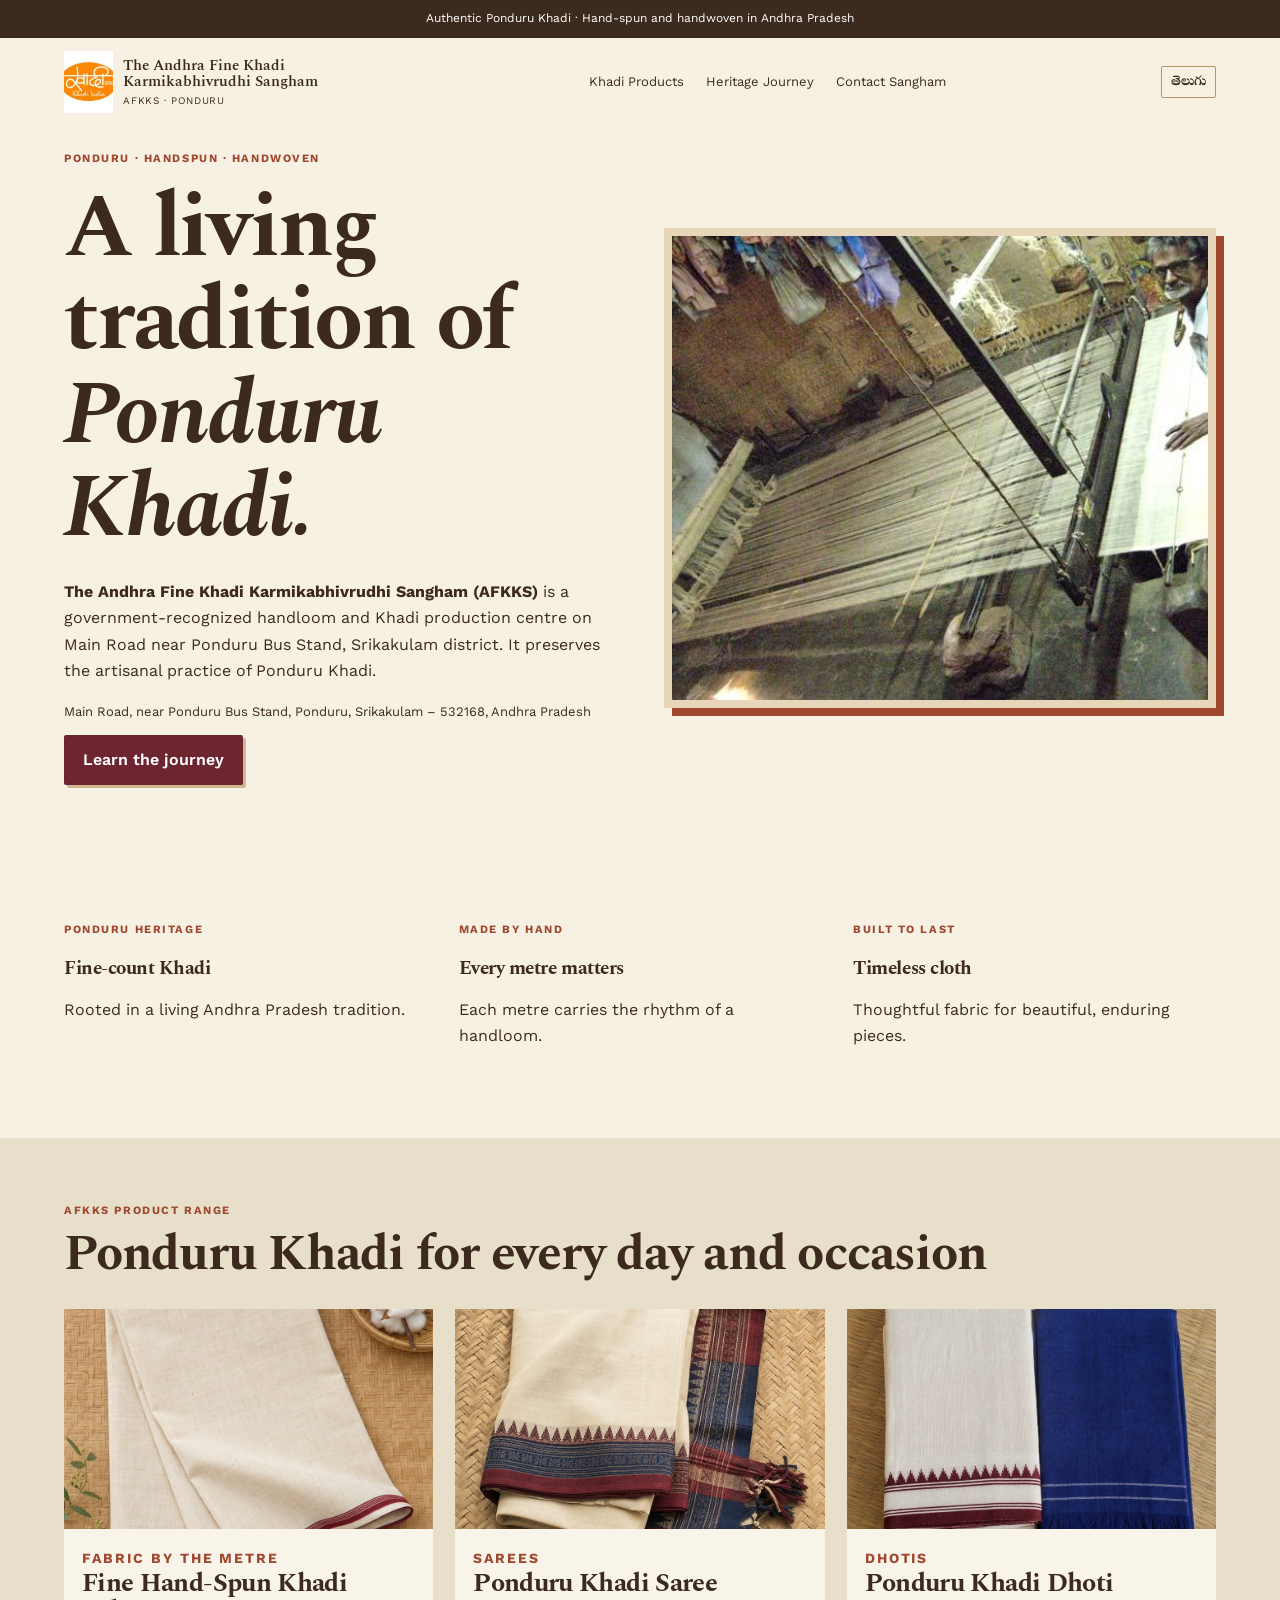
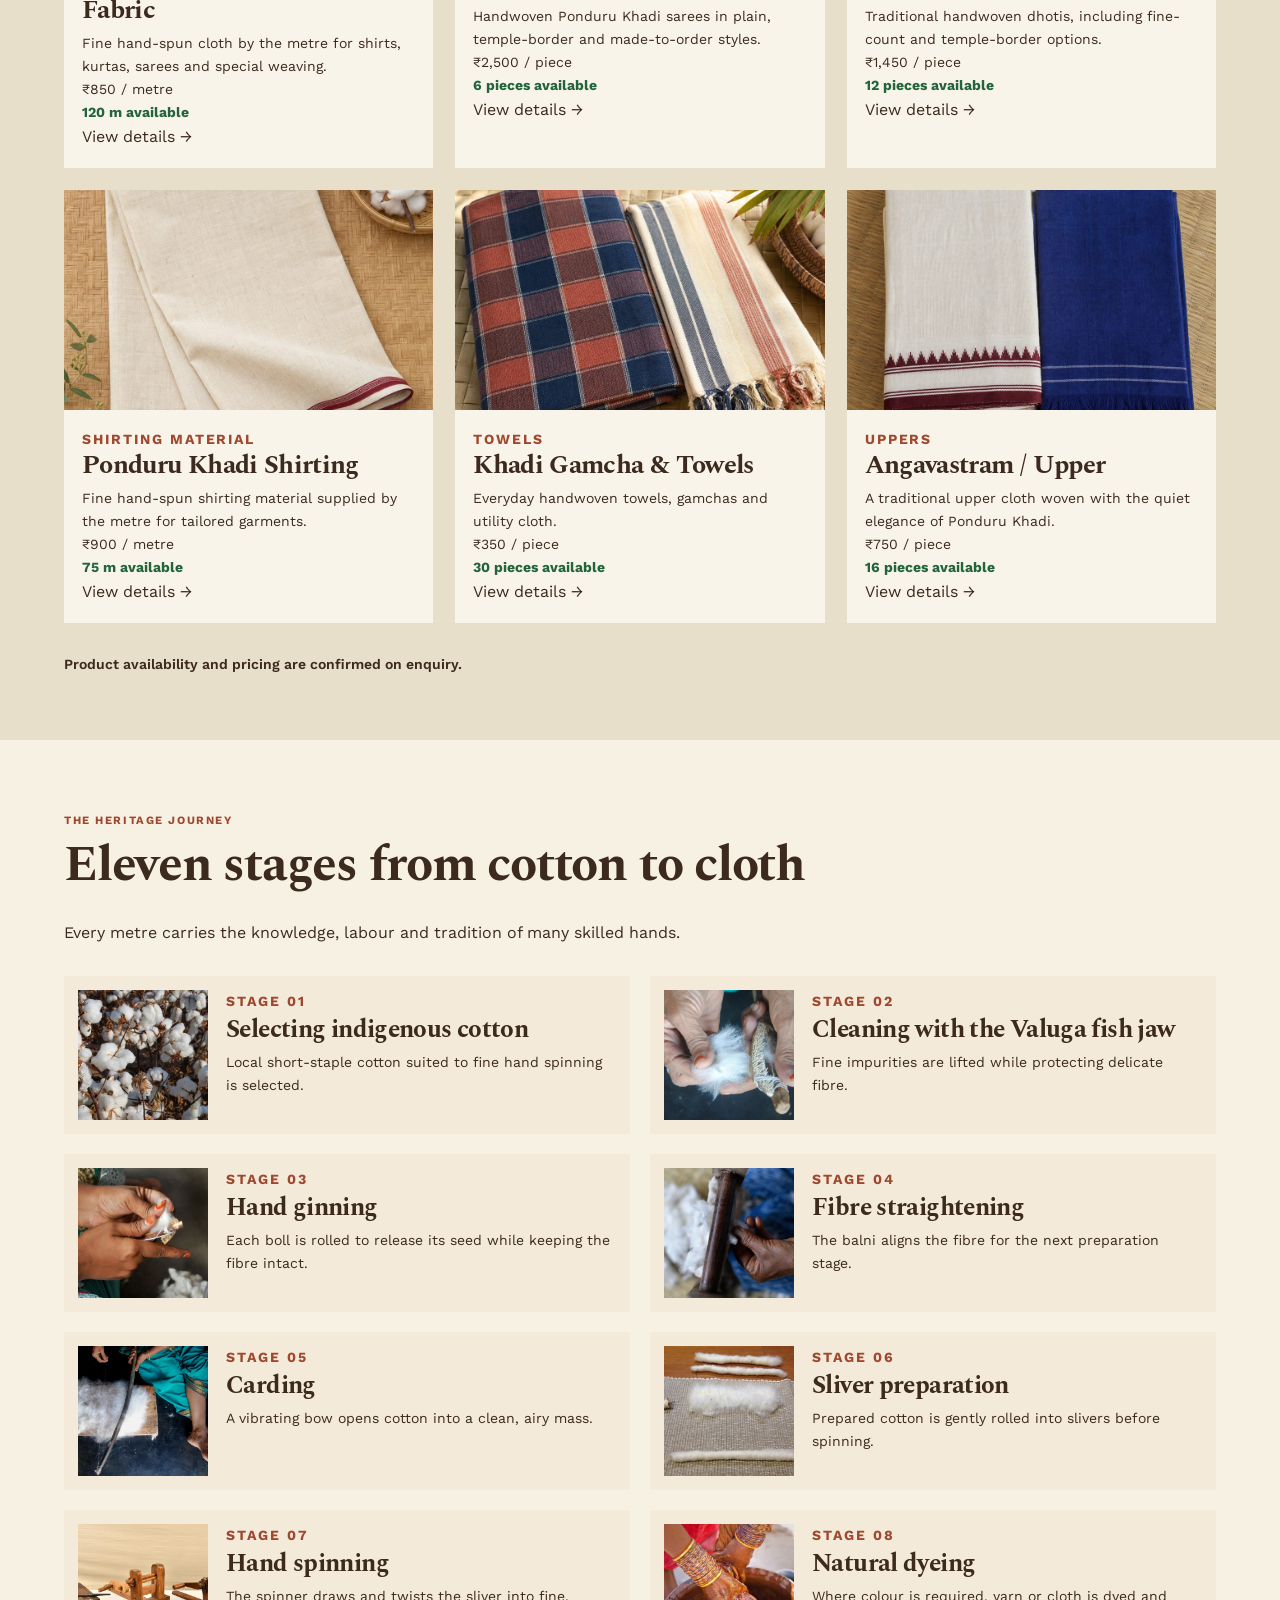
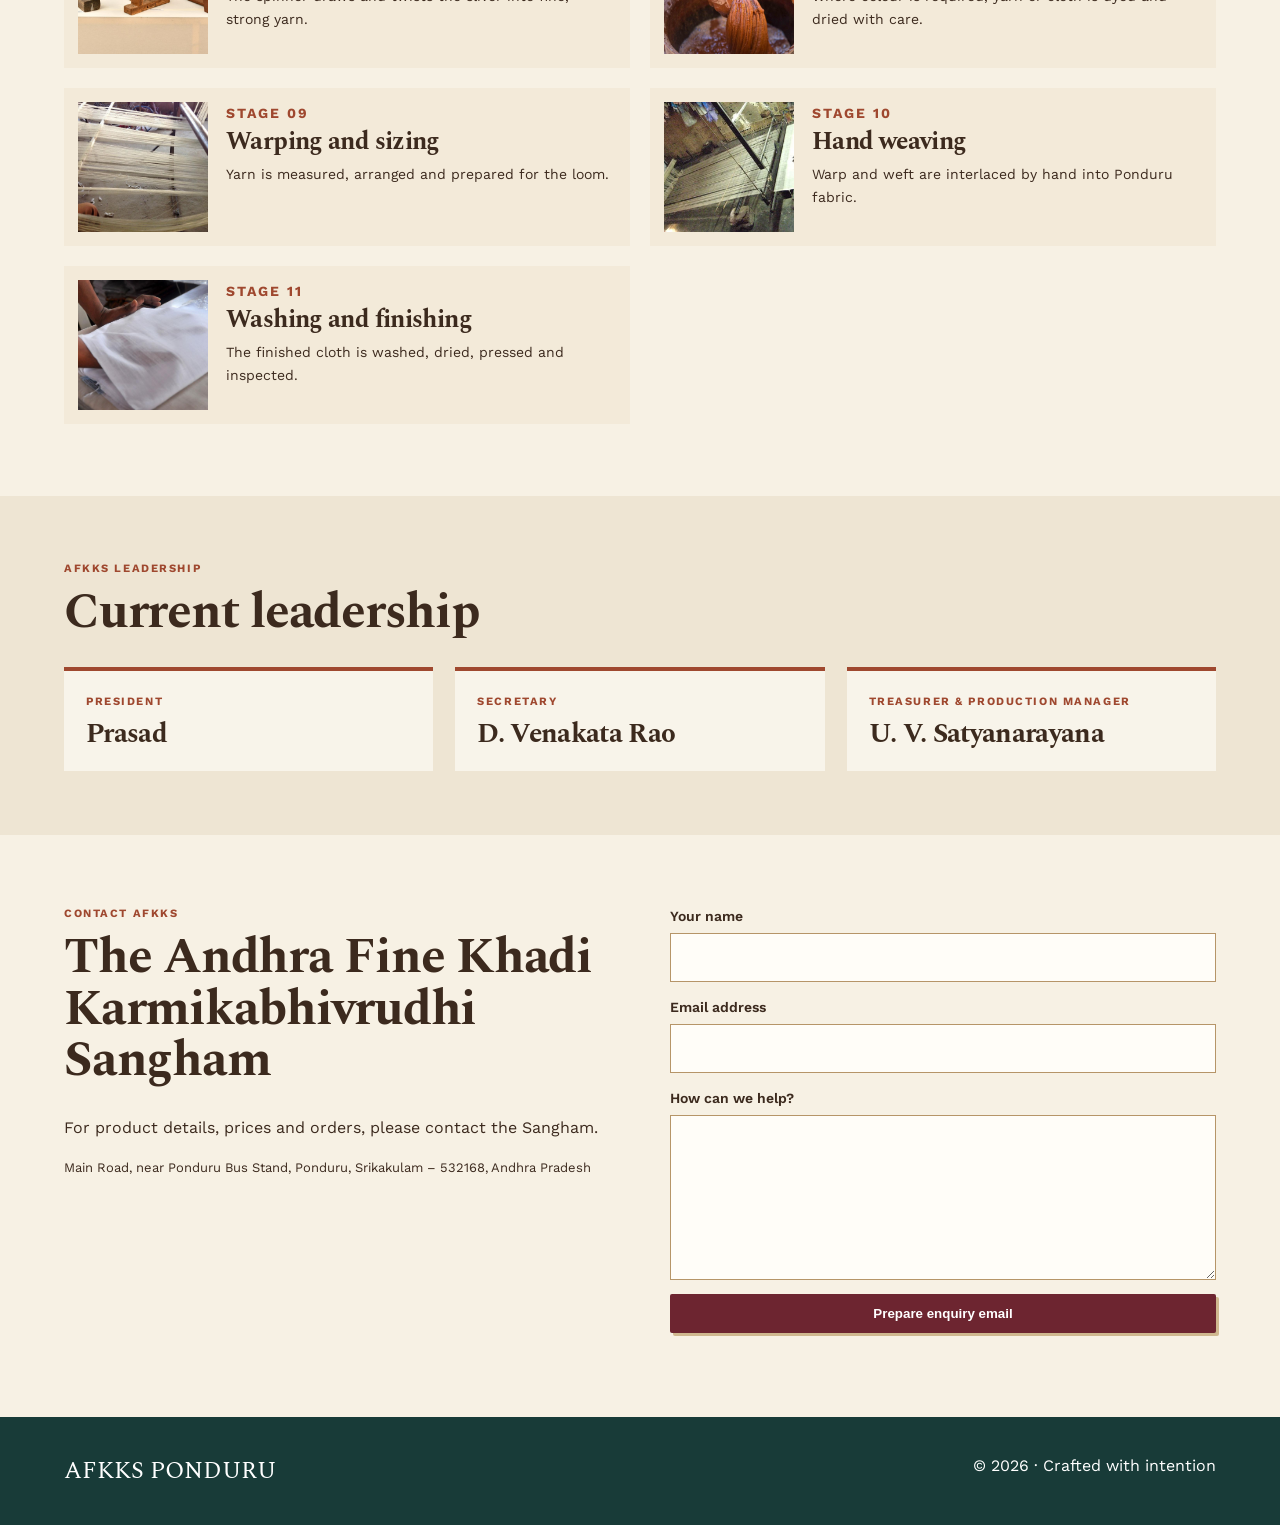
<file: index.html>
<!doctype html>
<html lang="en">

<head>
  <meta charset="utf-8">
  <meta name="viewport" content="width=device-width, initial-scale=1">
  <meta name="description" content="AFKKS Ponduru Khadi — hand-spun and handwoven in Andhra Pradesh.">
  <title>AFKKS Ponduru Khadi</title>
  <link rel="preconnect" href="https://fonts.googleapis.com">
  <link rel="preconnect" href="https://fonts.gstatic.com" crossorigin>
  <link
    href="https://fonts.googleapis.com/css2?family=Noto+Serif+Telugu:wght@400;500;600;700&family=Spectral:wght@400;500;600;700&family=Work+Sans:wght@400;500;600&display=swap"
    rel="stylesheet">
  <link rel="stylesheet" href="styles.css">
</head>

<body>
  <div class="notice" data-i18n="notice">Authentic Ponduru Khadi · Hand-spun and handwoven in Andhra Pradesh</div>
  <header class="site-header container">
    <a class="brand" href="#home" aria-label="AFKKS home"><img src="assets/images/afkk-ponduru-logo.png"
        alt="AFKKS logo"><span>The Andhra Fine Khadi Karmikabhivrudhi Sangham<small>AFKKS · PONDURU</small></span></a>
    <nav aria-label="Main navigation"><a href="#products" data-i18n="productsNav">Khadi Products</a><a href="#journey"
        data-i18n="journeyNav">Heritage Journey</a><a href="#contact" data-i18n="contactNav">Contact Sangham</a></nav>
    <button class="language" id="language-toggle" type="button">తెలుగు</button>
  </header>

  <main>
    <section id="home" class="hero container">
      <div>
        <p class="eyebrow">Ponduru · Handspun · Handwoven</p>
        <h1 data-i18n="heroTitle">A living tradition of <em>Ponduru Khadi.</em></h1>
        <p data-i18n="heroCopy"><strong>The Andhra Fine Khadi Karmikabhivrudhi Sangham (AFKKS)</strong> is a
          government-recognized handloom and Khadi production centre on Main Road near Ponduru Bus Stand, Srikakulam
          district. It preserves the artisanal practice of Ponduru Khadi.</p>
        <p class="address" data-i18n="address">Main Road, near Ponduru Bus Stand, Ponduru, Srikakulam – 532168, Andhra
          Pradesh</p><a class="button" href="#journey" data-i18n="journeyButton">Learn the journey</a>
      </div>
      <img src="assets/ponduru/image22.jpeg" alt="Traditional Ponduru handloom with prepared threads">
    </section>

    <section id="products" class="products-section">
      <div class="container">
        <p class="eyebrow" data-i18n="productsEyebrow">AFKKS product range</p>
        <h2 data-i18n="productsTitle">Ponduru Khadi for every day and occasion</h2>
        <div class="product-grid" id="product-grid"></div>
        <p class="enquiry" data-i18n="enquiry">Product availability and pricing are confirmed on enquiry.</p>
      </div>
    </section>

    <section id="journey" class="journey container">
      <p class="eyebrow" data-i18n="journeyEyebrow">The heritage journey</p>
      <h2 data-i18n="journeyTitle">Eleven stages from cotton to cloth</h2>
      <p class="intro" data-i18n="journeyCopy">Every metre carries the knowledge, labour and tradition of many skilled
        hands.</p>
      <div class="stage-grid" id="stage-grid"></div>
    </section>

    <section class="leadership">
      <div class="container">
        <p class="eyebrow" data-i18n="leadershipEyebrow">AFKKS leadership</p>
        <h2 data-i18n="leadershipTitle">Current leadership</h2>
        <div class="leader-grid" id="leader-grid"></div>
      </div>
    </section>

    <section id="contact" class="contact container">
      <div>
        <p class="eyebrow" data-i18n="contactEyebrow">Contact AFKKS</p>
        <h2 data-i18n="contactTitle">The Andhra Fine Khadi Karmikabhivrudhi Sangham</h2>
        <p data-i18n="contactCopy">For product details, prices and orders, please contact the Sangham.</p>
        <p class="address" data-i18n="address">Main Road, near Ponduru Bus Stand, Ponduru, Srikakulam – 532168, Andhra
          Pradesh</p>
      </div>
      <form id="enquiry-form"><label><span data-i18n="nameLabel">Your name</span><input required name="name"
            autocomplete="name"></label><label><span data-i18n="emailLabel">Email address</span><input required
            type="email" name="email" autocomplete="email"></label><label><span data-i18n="messageLabel">How can we
            help?</span><textarea required name="message" rows="6"></textarea></label><button class="button"
          type="submit" data-i18n="sendButton">Prepare enquiry email</button>
        <p class="form-note" id="form-note" aria-live="polite"></p>
      </form>
    </section>
  </main>
  <footer>
    <div class="container"><span>AFKKS PONDURU</span><span>© 2026 · Crafted with intention</span></div>
  </footer>
  <script src="app.js"></script>
</body>

</html>
</file>
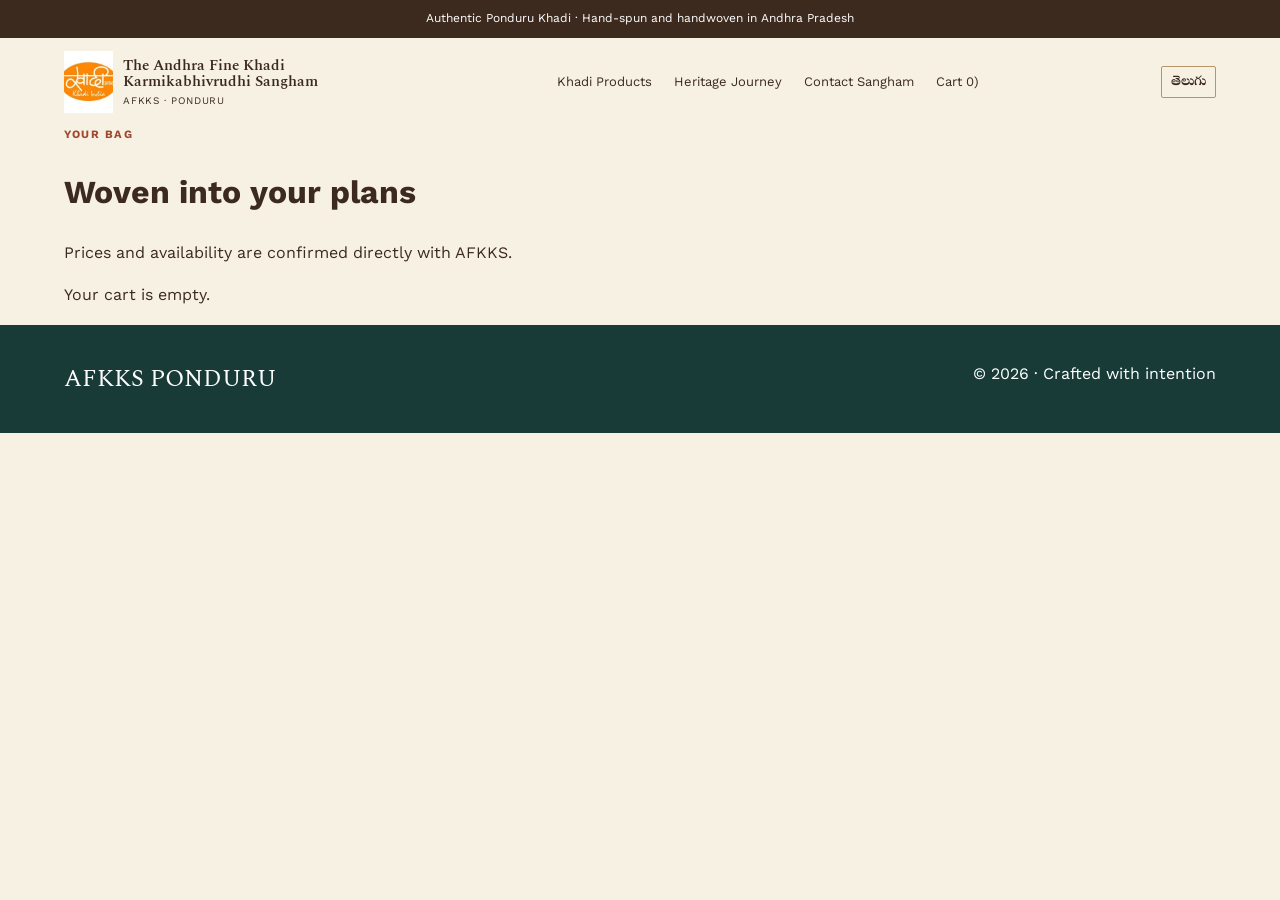
<file: cart.html>
<!doctype html>
<html lang="en">

<head>
    <meta charset="utf-8">
    <meta name="viewport" content="width=device-width,initial-scale=1">
    <title>Enquiry cart | AFKKS</title>
    <link rel="preconnect" href="https://fonts.googleapis.com">
    <link rel="preconnect" href="https://fonts.gstatic.com" crossorigin>
    <link
        href="https://fonts.googleapis.com/css2?family=Noto+Serif+Telugu:wght@400;500;600;700&family=Spectral:wght@400;500;600&family=Work+Sans:wght@400;500;600&display=swap"
        rel="stylesheet">
    <link rel="stylesheet" href="styles.css">
</head>

<body>
    <div class="notice">Authentic Ponduru Khadi · Hand-spun and handwoven in Andhra Pradesh</div>
    <header class="site-header container"><a class="brand" href="index.html"><img
                src="assets/images/afkk-ponduru-logo.png" alt="AFKKS logo"><span>The Andhra Fine Khadi Karmikabhivrudhi
                Sangham<small>AFKKS · PONDURU</small></span></a>
        <nav><a href="shop.html">Khadi Products</a><a href="journey.html">Heritage Journey</a><a
                href="contact.html">Contact Sangham</a><a href="cart.html">Cart (<span data-cart-count>0</span>)</a>
        </nav><button class="language" data-language-toggle type="button" data-lang>తెలుగు</button>
    </header>
    <main class="container page">
        <p class="eyebrow">AFKKS</p>
        <h1>Your enquiry cart</h1>
        <p class="intro">Prices and availability will be confirmed directly by AFKKS before any order is final.</p>
        <div id="cart-items" class="cart-items"></div><a id="cart-enquiry" class="button" style="display:none"
            href="contact.html">Continue to enquiry</a>
    </main>
    <footer>
        <div class="container"><span>AFKKS PONDURU</span><span>© 2026 · Crafted with intention</span></div>
    </footer>
    <script src="app.js"></script>
</body>

</html>
</file>
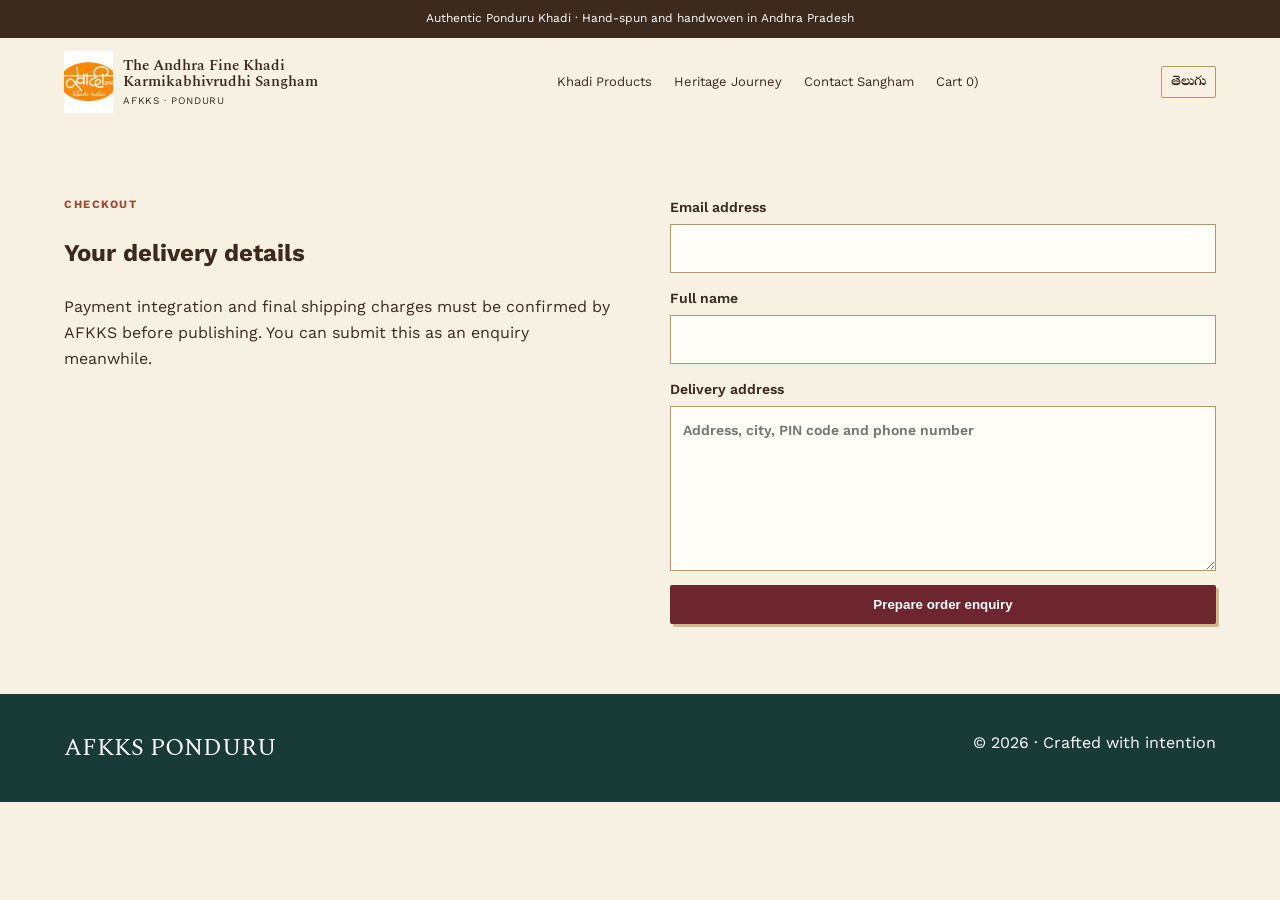
<file: checkout.html>
<!doctype html>
<html lang="en">

<head>
    <meta charset="utf-8">
    <meta name="viewport" content="width=device-width,initial-scale=1">
    <title>Checkout | AFKKS</title>
    <link rel="preconnect" href="https://fonts.googleapis.com">
    <link rel="preconnect" href="https://fonts.gstatic.com" crossorigin>
    <link
        href="https://fonts.googleapis.com/css2?family=Spectral:wght@400;500;600;700&family=Work+Sans:wght@400;500;600&display=swap"
        rel="stylesheet">
    <link rel="stylesheet" href="styles.css">
</head>

<body>
    <div class="notice">Authentic Ponduru Khadi · Hand-spun and handwoven in Andhra Pradesh</div>
    <header class="site-header container"><a class="brand" href="index.html"><img
                src="assets/images/afkk-ponduru-logo.png" alt="AFKKS logo"><span>The Andhra Fine Khadi Karmikabhivrudhi
                Sangham<small>AFKKS · PONDURU</small></span></a>
        <nav><a href="shop.html">Khadi Products</a><a href="journey.html">Heritage Journey</a><a
                href="contact.html">Contact Sangham</a><a href="cart.html">Cart (<span data-cart-count>0</span>)</a>
        </nav><button class="language" data-language-toggle type="button" data-lang>తెలుగు</button>
    </header>
    <main class="container contact page">
        <section>
            <p class="eyebrow">Checkout</p>
            <h1>Your delivery details</h1>
            <p>Payment integration and final shipping charges must be confirmed by AFKKS before publishing. You can
                submit this as an enquiry meanwhile.</p>
        </section>
        <form id="enquiry-form"><label>Email address<input required type="email" name="email"></label><label>Full
                name<input required name="name"></label><label>Delivery address<textarea required name="message"
                    rows="6" placeholder="Address, city, PIN code and phone number"></textarea></label><button
                class="button">Prepare order enquiry</button></form>
    </main>
    <footer>
        <div class="container"><span>AFKKS PONDURU</span><span>© 2026 · Crafted with intention</span></div>
    </footer>
    <script src="app.js"></script>
</body>

</html>
</file>
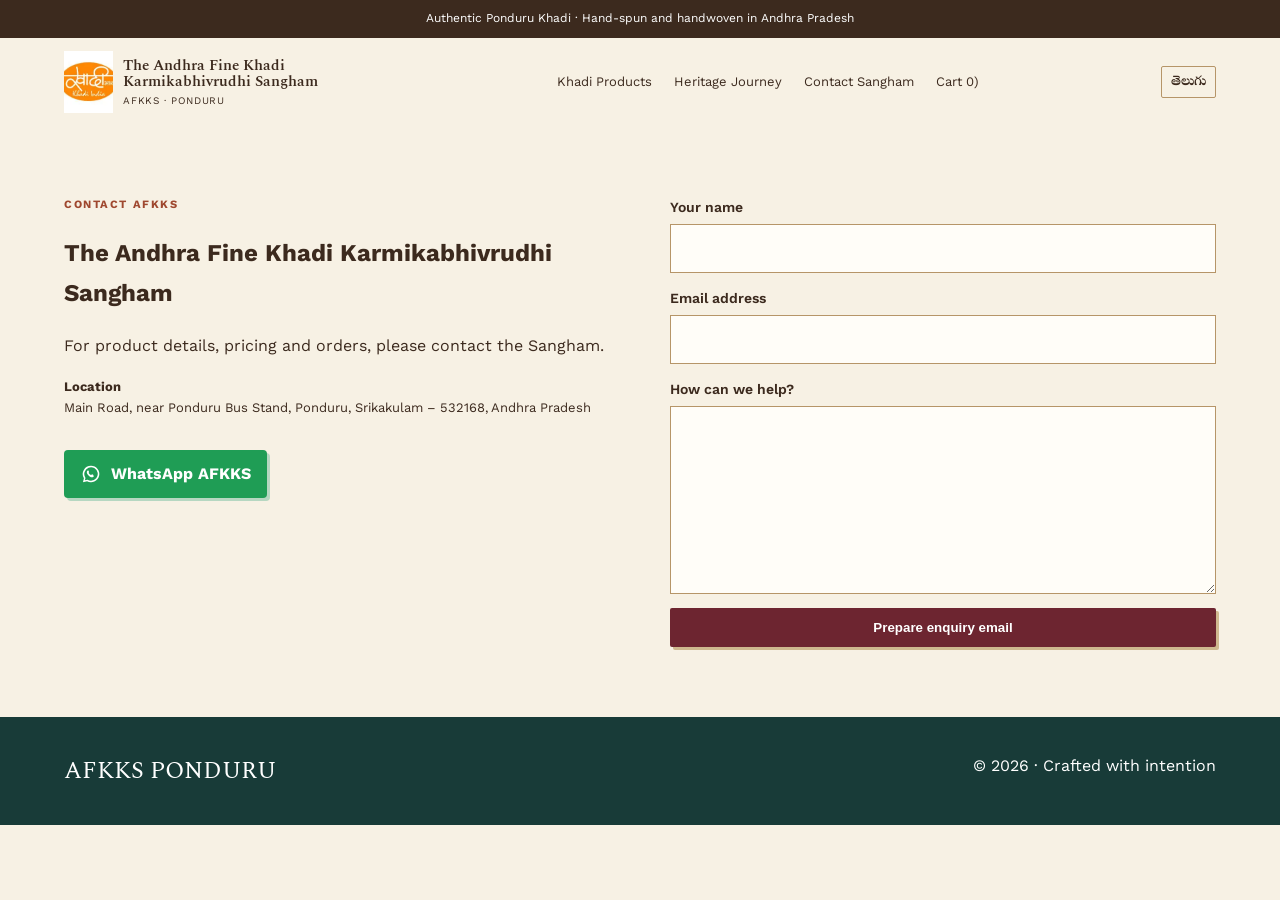
<file: contact.html>
<!doctype html>
<html lang="en">

<head>
  <meta charset="utf-8">
  <meta name="viewport" content="width=device-width,initial-scale=1">
  <title>Contact Sangham | AFKKS</title>
  <link rel="preconnect" href="https://fonts.googleapis.com">
  <link rel="preconnect" href="https://fonts.gstatic.com" crossorigin>
  <link
    href="https://fonts.googleapis.com/css2?family=Noto+Serif+Telugu:wght@400;500;600;700&family=Spectral:wght@400;500;600;700&family=Work+Sans:wght@400;500;600&display=swap"
    rel="stylesheet">
  <link rel="stylesheet" href="styles.css">
</head>

<body>
  <div class="notice">Authentic Ponduru Khadi · Hand-spun and handwoven in Andhra Pradesh</div>
  <header class="site-header container">
    <a class="brand" href="index.html"><img src="assets/images/afkk-ponduru-logo.png" alt="AFKKS logo"><span>The Andhra
        Fine Khadi Karmikabhivrudhi Sangham<small>AFKKS · PONDURU</small></span></a>
    <nav><a href="shop.html">Khadi Products</a><a href="journey.html">Heritage Journey</a><a href="contact.html">Contact
        Sangham</a><a href="cart.html">Cart (<span data-cart-count>0</span>)</a></nav>
    <button class="language" data-language-toggle type="button" data-lang>తెలుగు</button>
  </header>
  <main class="container contact page">
    <section>
      <p class="eyebrow">Contact AFKKS</p>
      <h1>The Andhra Fine Khadi Karmikabhivrudhi Sangham</h1>
      <p>For product details, pricing and orders, please contact the Sangham.</p>
      <p class="address"><strong>Location</strong><br>Main Road, near Ponduru Bus Stand, Ponduru, Srikakulam – 532168,
        Andhra Pradesh</p>
      <a class="whatsapp-button"
        href="https://wa.me/919182347386?text=Hello%20AFKKS%20Sangham%2C%20I%20am%20interested%20in%20Ponduru%20Khadi%20products."
        target="_blank" rel="noopener noreferrer" aria-label="Contact AFKKS on WhatsApp">
        <svg viewBox="0 0 32 32" aria-hidden="true">
          <path
            d="M19.1 17.2c-.2-.1-1.3-.6-1.5-.7-.2-.1-.4-.1-.5.1-.2.2-.6.7-.7.8-.1.2-.3.2-.5.1-1.4-.7-2.4-1.5-3.3-2.9-.2-.3.2-.3.6-1.1.1-.2 0-.4 0-.5-.1-.1-.5-1.2-.7-1.6-.2-.5-.4-.4-.5-.4h-.5c-.2 0-.5.1-.7.4-.2.2-.9.9-.9 2.2s.9 2.5 1 2.7c.1.2 1.8 2.8 4.4 3.9.6.3 1.1.4 1.5.5.6.2 1.2.2 1.6.1.5-.1 1.3-.5 1.5-1 .2-.5.2-1 .1-1.1 0-.1-.2-.2-.4-.3z" />
          <path
            d="M16 4a12 12 0 0 0-10.3 18.2L4.3 28l6-1.5A12 12 0 1 0 16 4zm0 21.8c-1.8 0-3.5-.5-5-1.4l-.4-.2-3.5.9.9-3.4-.2-.4a9.8 9.8 0 1 1 8.2 4.5z" />
        </svg>
        <span>WhatsApp AFKKS</span>
      </a>
    </section>
    <form id="enquiry-form">
      <label>Your name<input required name="name" autocomplete="name"></label>
      <label>Email address<input required type="email" name="email" autocomplete="email"></label>
      <label>How can we help?<textarea required name="message" rows="7"></textarea></label>
      <button class="button" type="submit">Prepare enquiry email</button>
    </form>
  </main>
  <footer>
    <div class="container"><span>AFKKS PONDURU</span><span>© 2026 · Crafted with intention</span></div>
  </footer>
  <script src="app.js"></script>
</body>

</html>
</file>
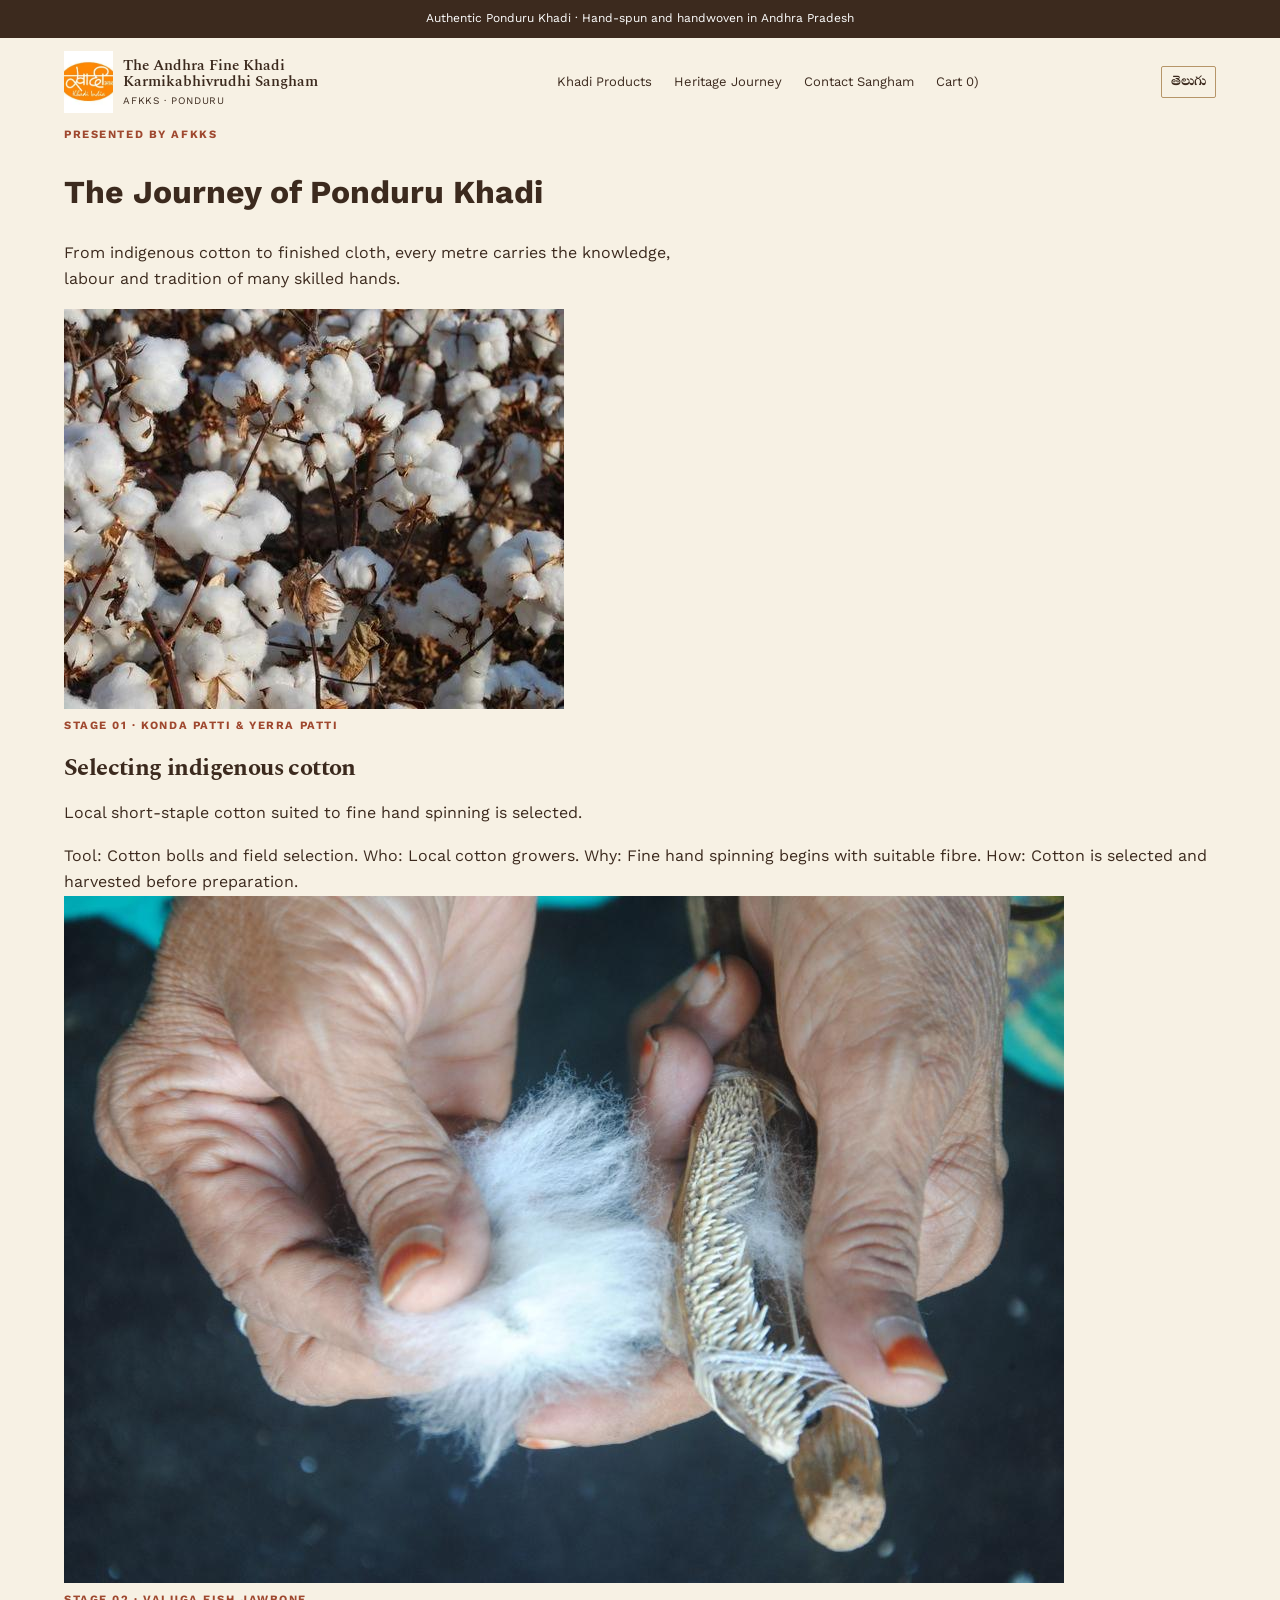
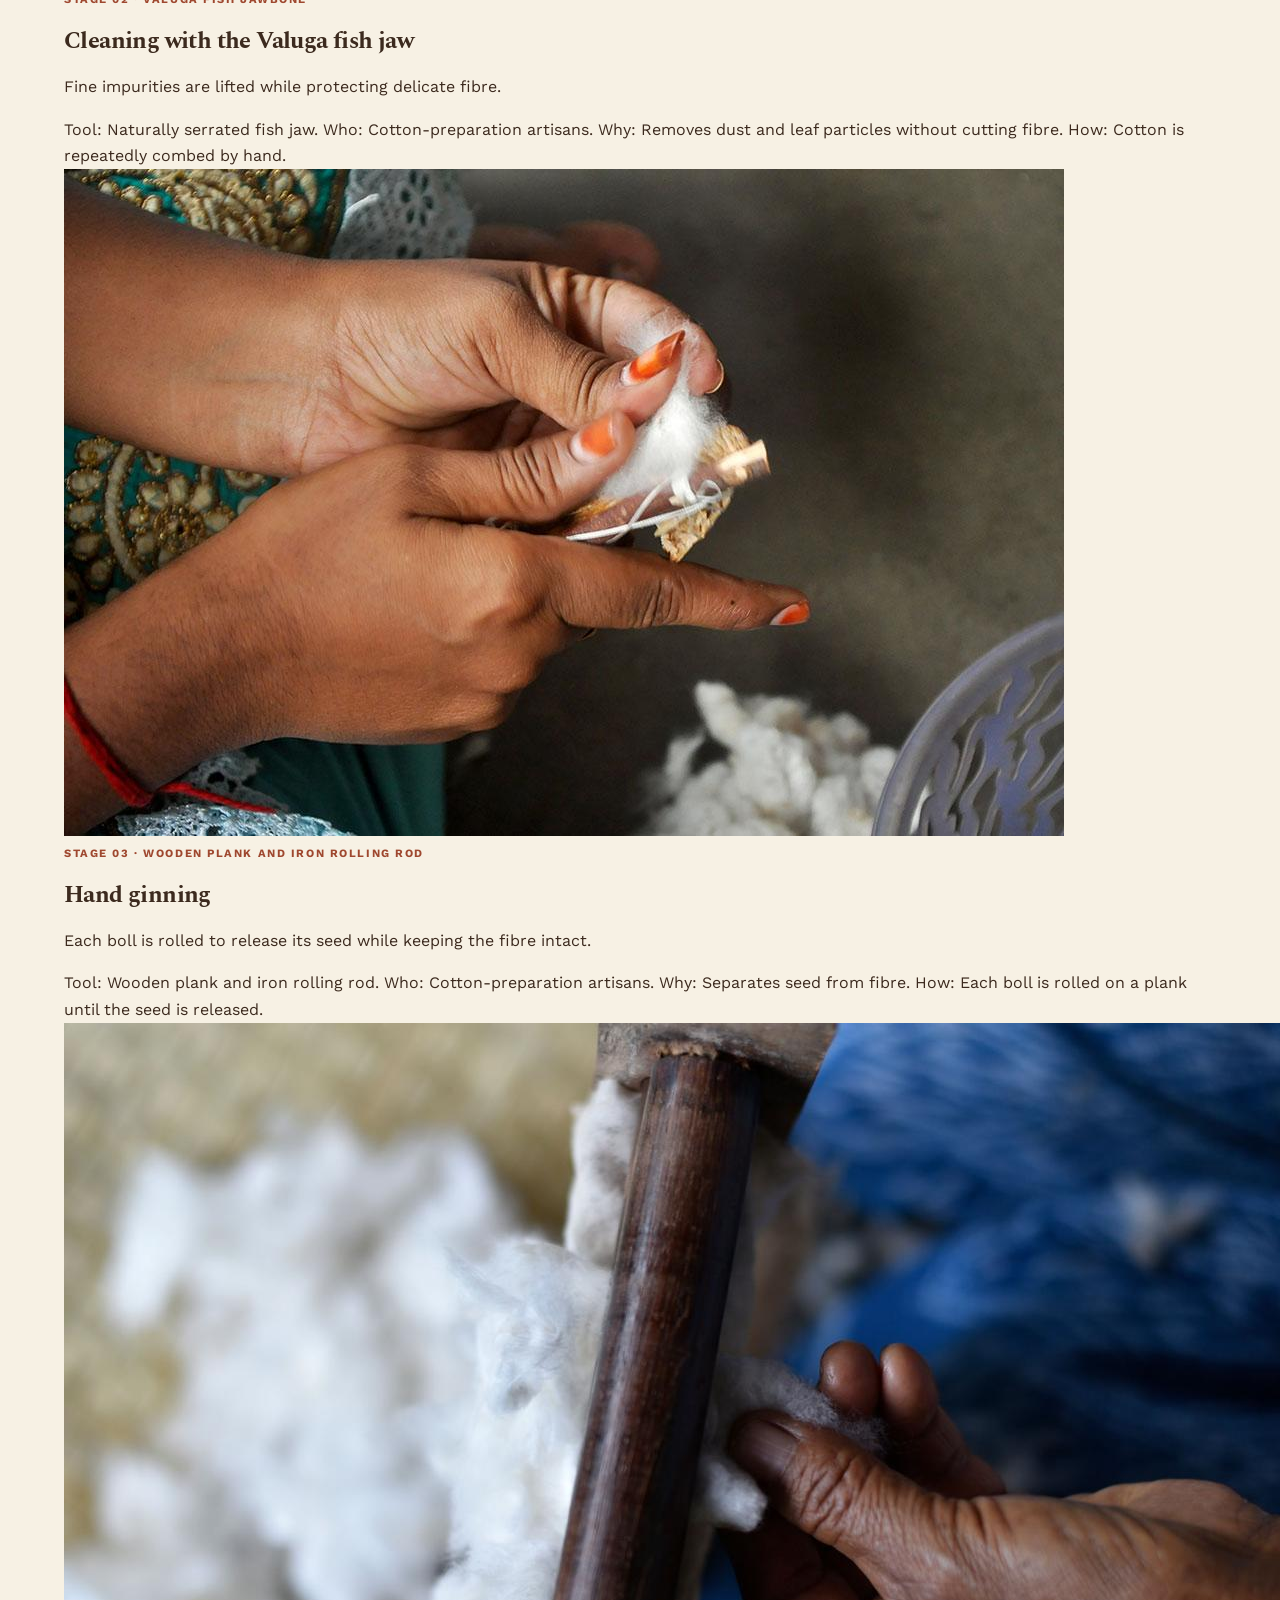
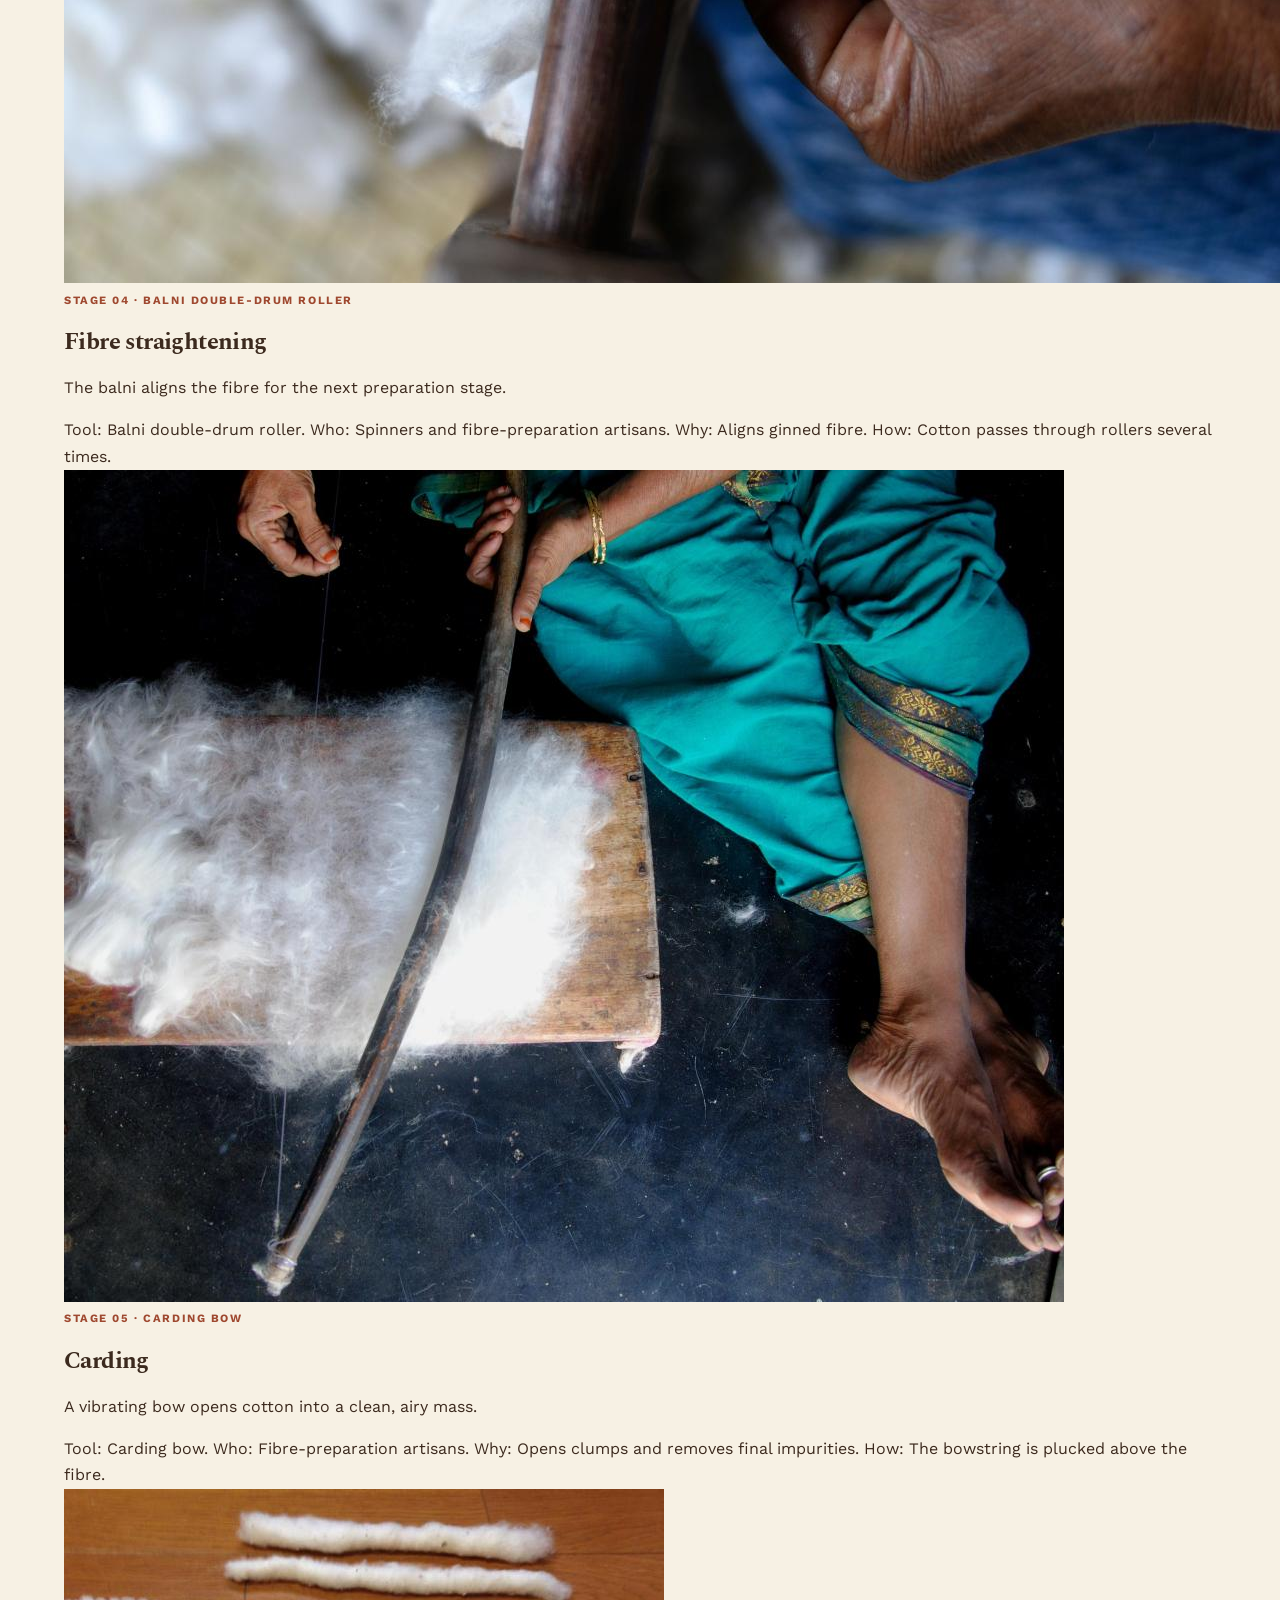
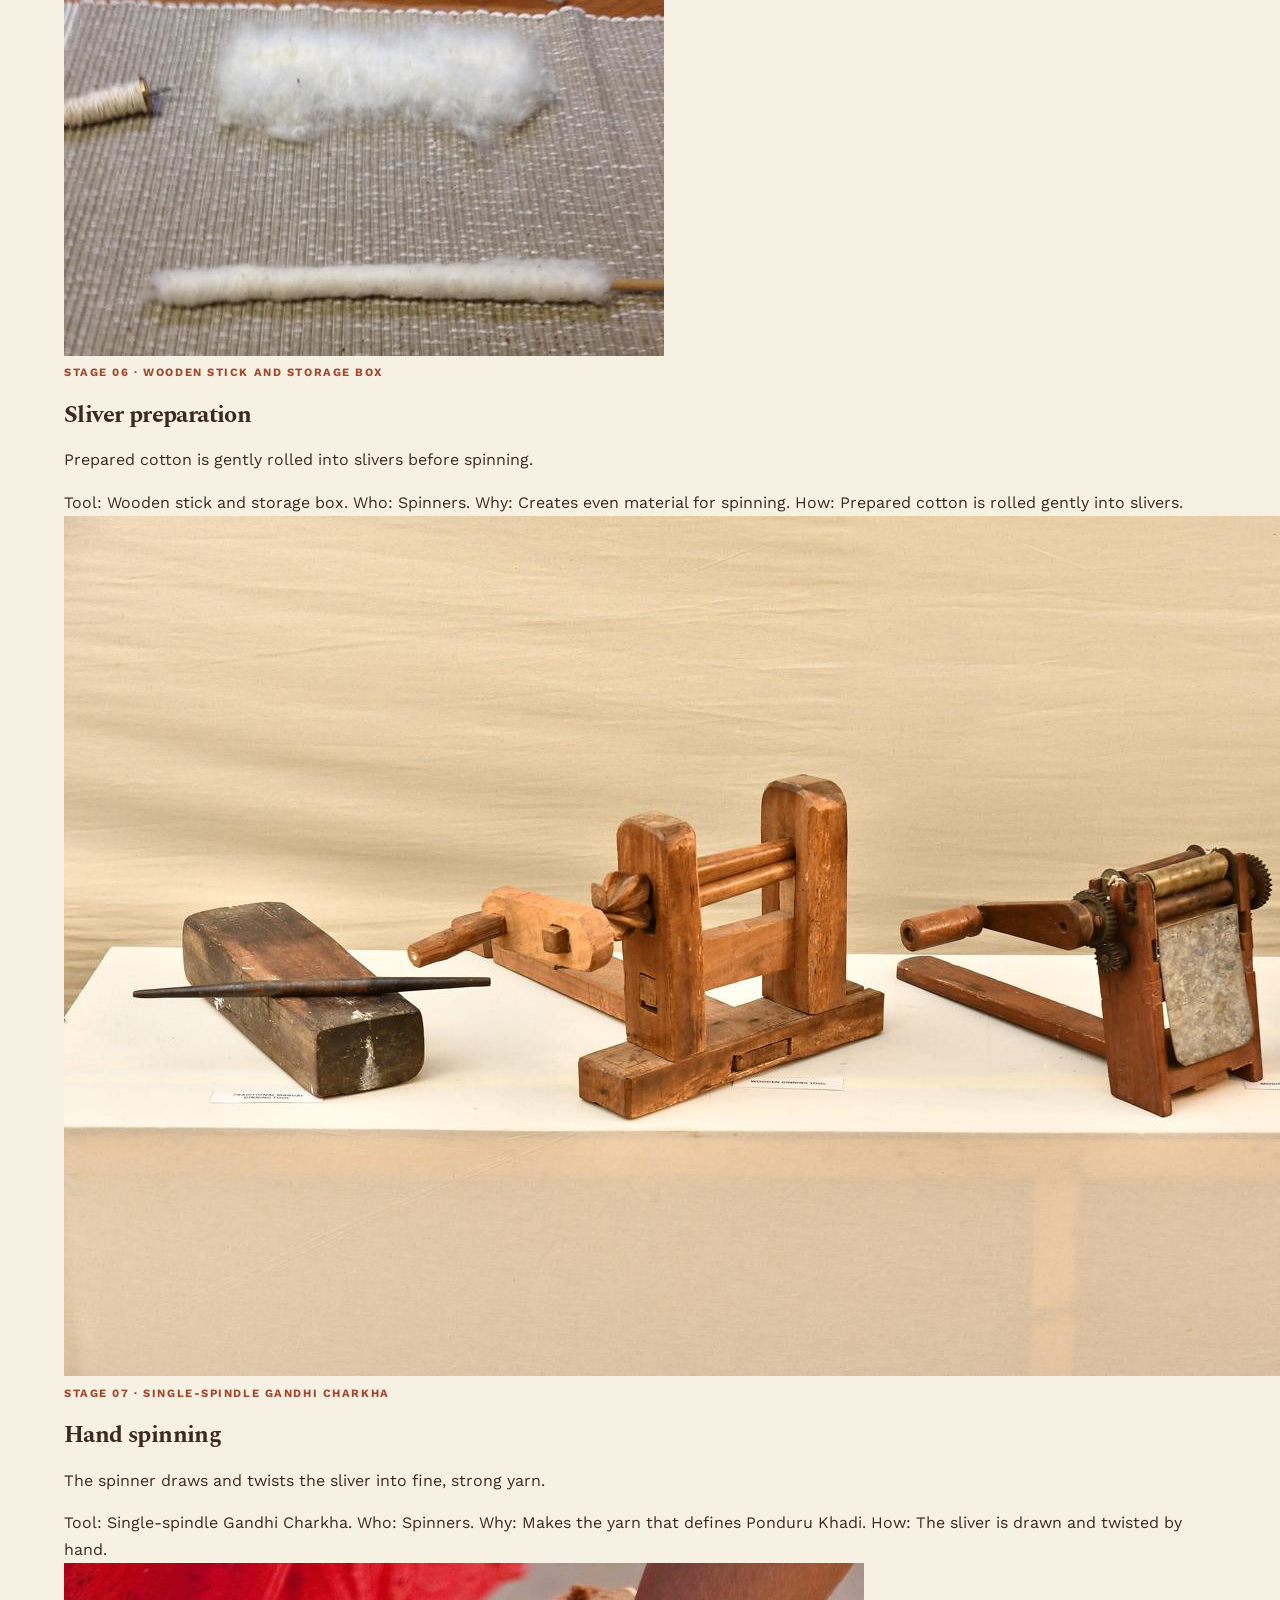
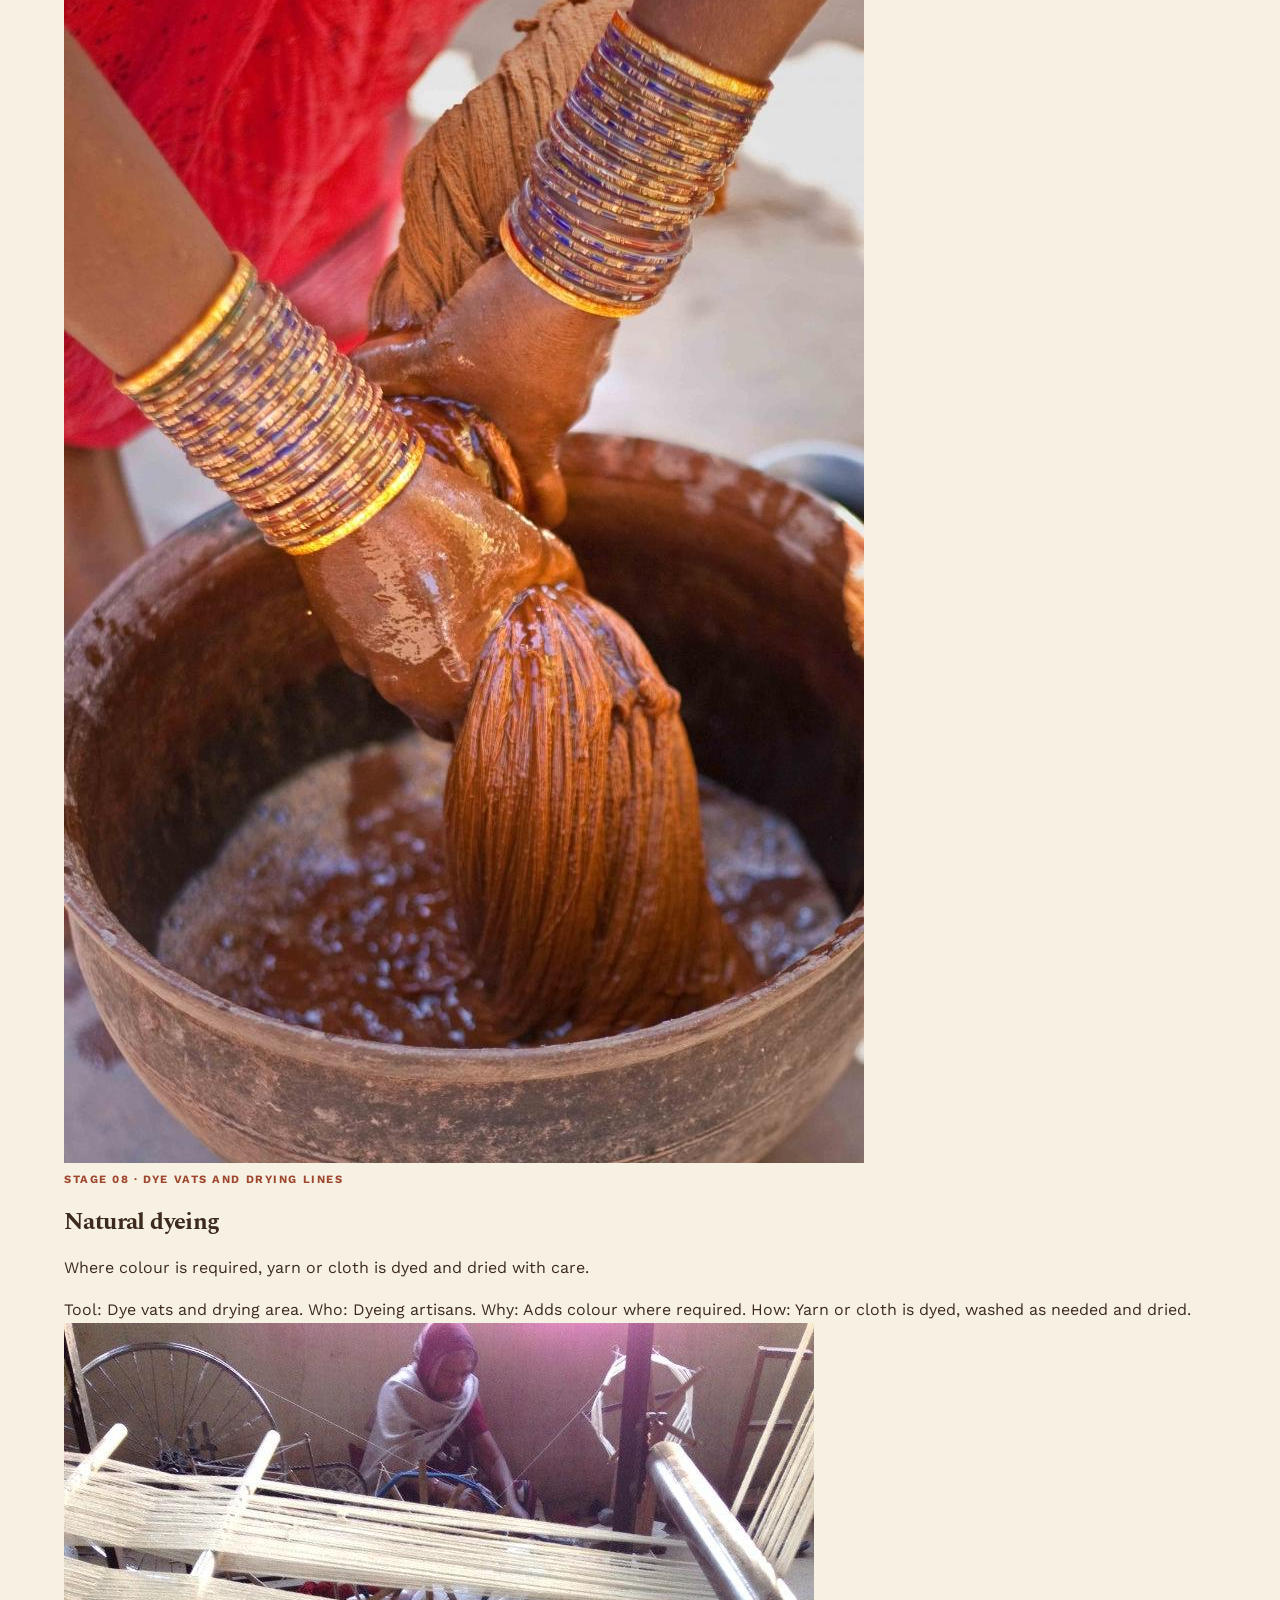
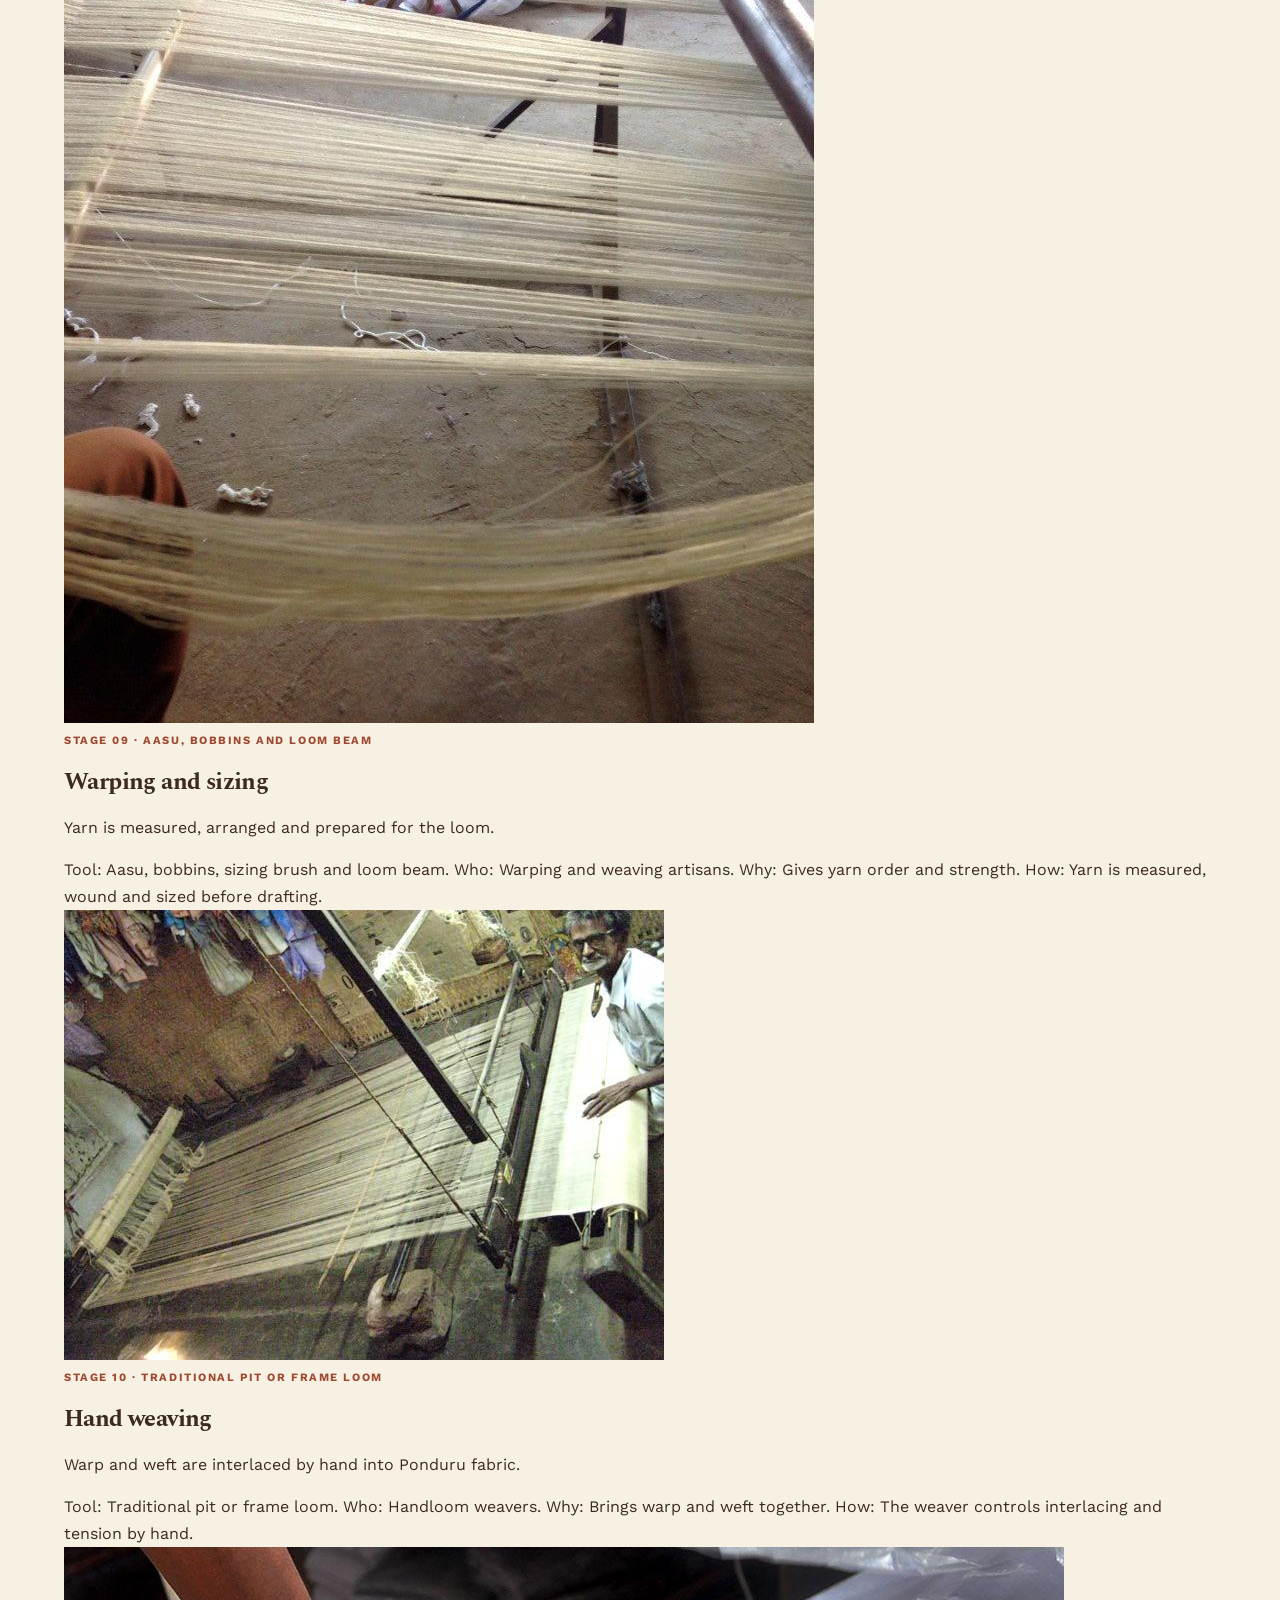
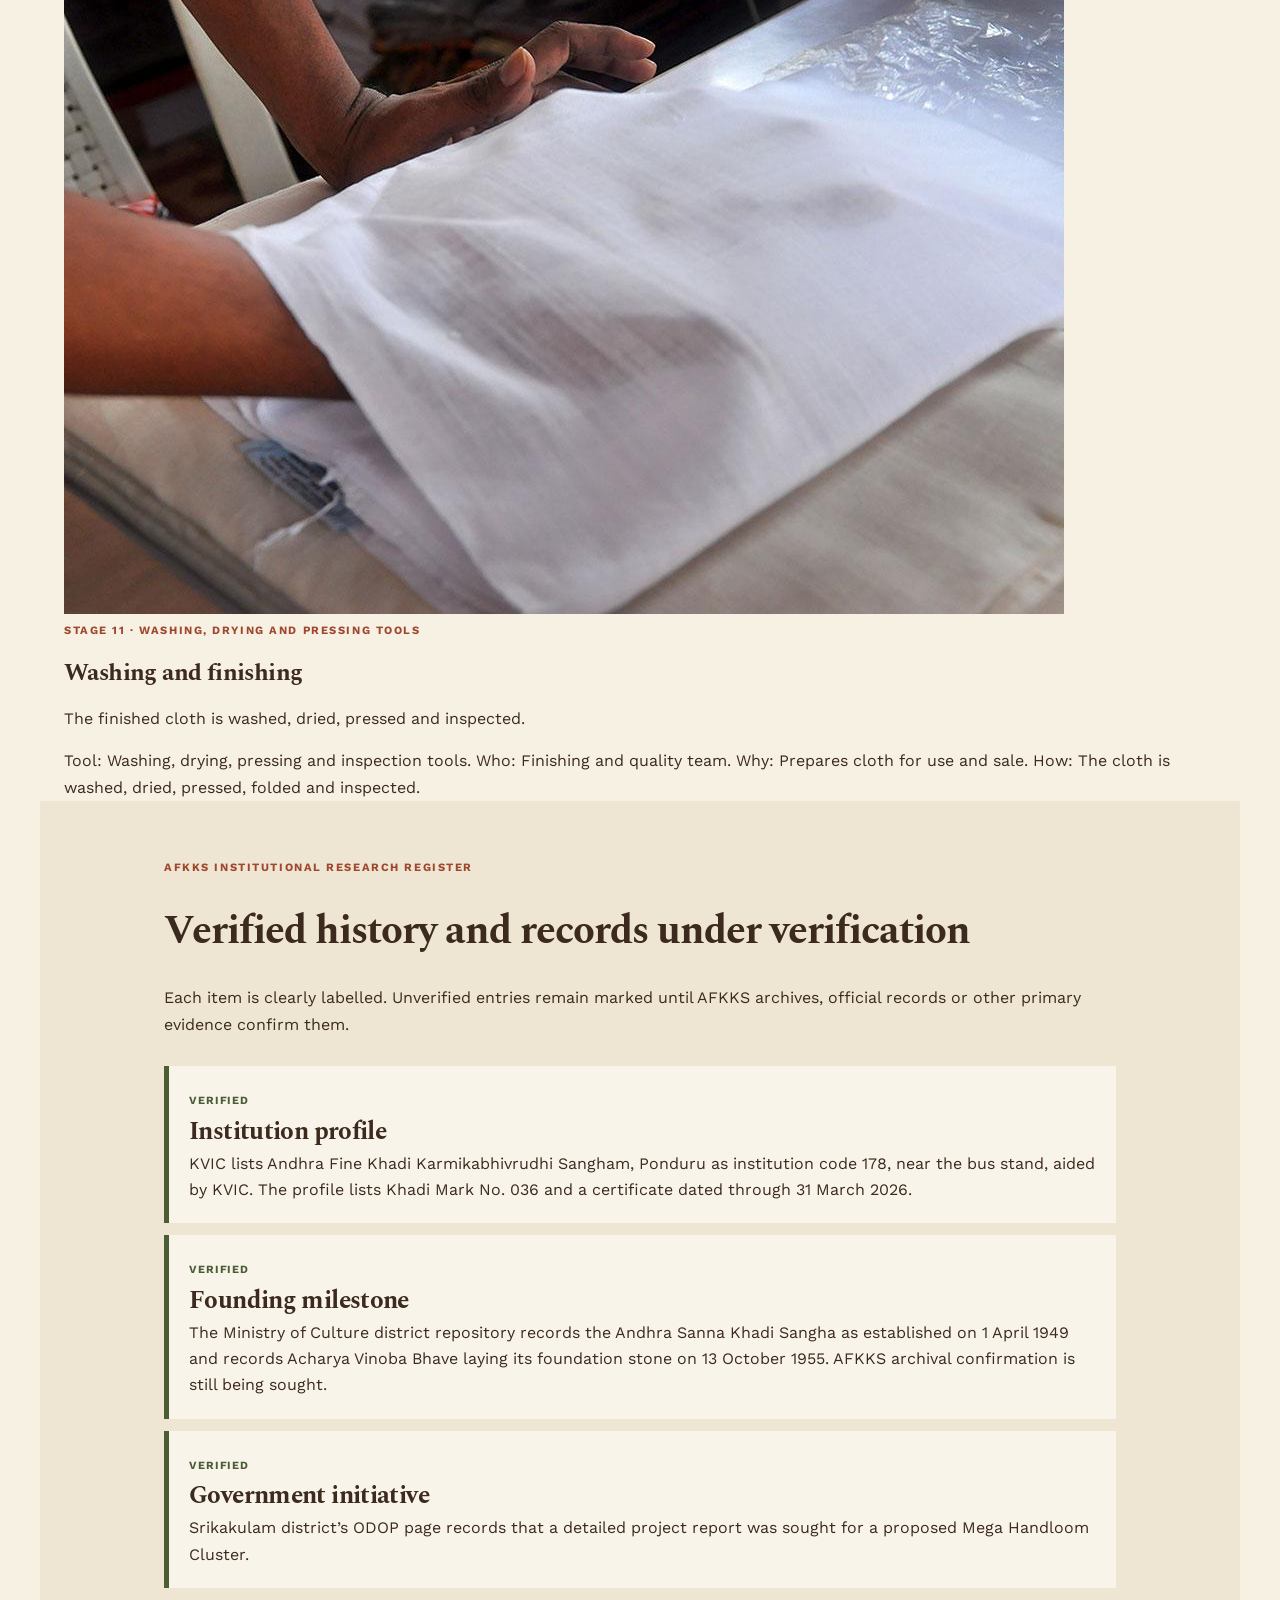
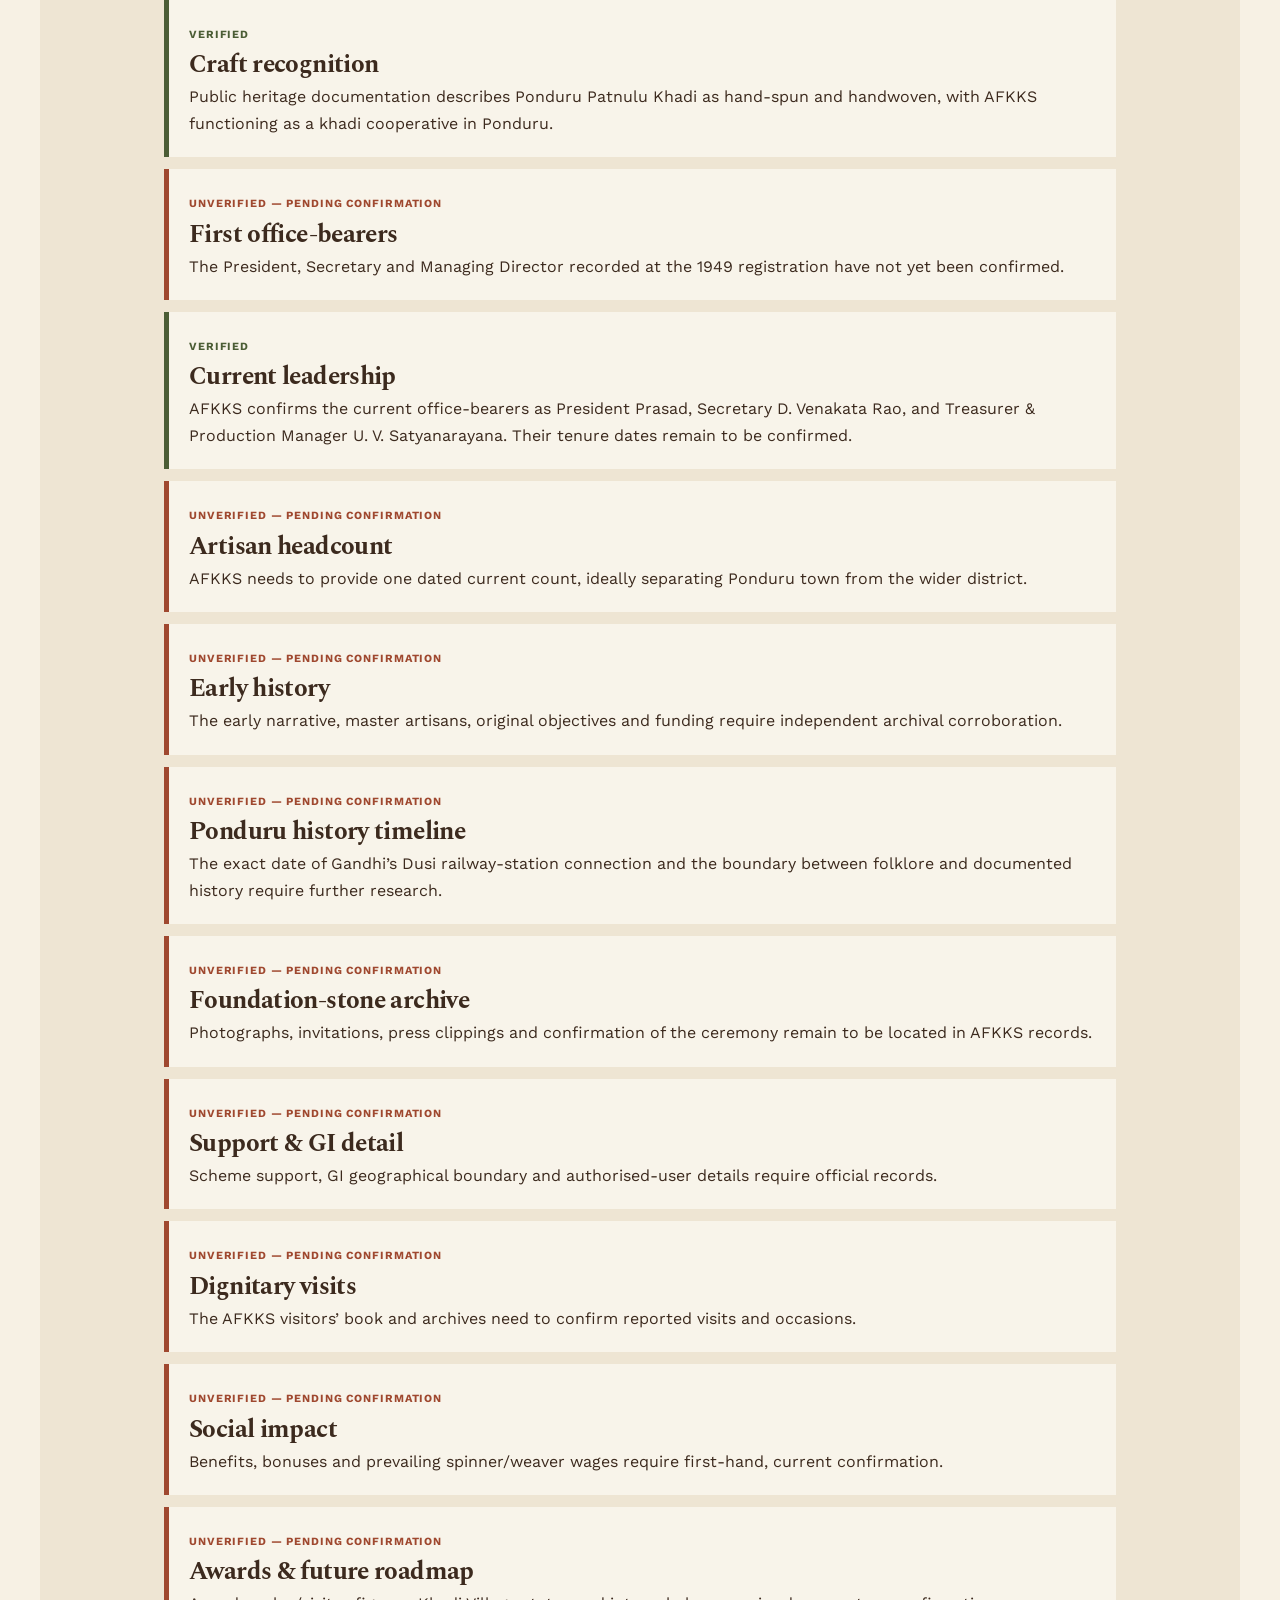
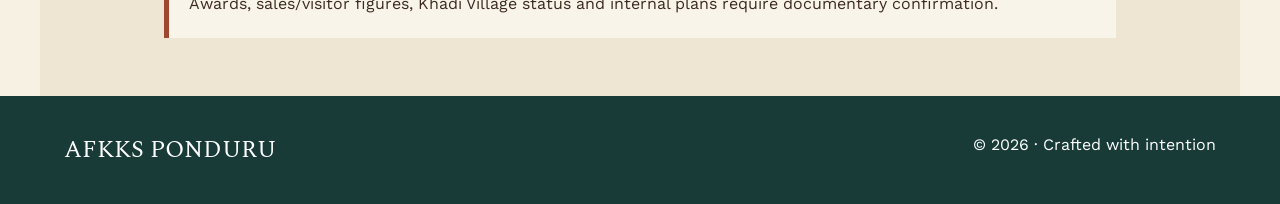
<file: journey.html>
<!doctype html>
<html lang="en">

<head>
    <meta charset="utf-8">
    <meta name="viewport" content="width=device-width,initial-scale=1">
    <title>Heritage Journey | AFKKS</title>
    <link rel="preconnect" href="https://fonts.googleapis.com">
    <link rel="preconnect" href="https://fonts.gstatic.com" crossorigin>
    <link
        href="https://fonts.googleapis.com/css2?family=Noto+Serif+Telugu:wght@400;500;600;700&family=Spectral:wght@400;500;600;700&family=Work+Sans:wght@400;500;600&display=swap"
        rel="stylesheet">
    <link rel="stylesheet" href="styles.css">
</head>

<body>
    <div class="notice">Authentic Ponduru Khadi · Hand-spun and handwoven in Andhra Pradesh</div>
    <header class="site-header container"><a class="brand" href="index.html"><img
                src="assets/images/afkk-ponduru-logo.png" alt="AFKKS logo"><span>The Andhra Fine Khadi Karmikabhivrudhi
                Sangham<small>AFKKS · PONDURU</small></span></a>
        <nav><a href="shop.html">Khadi Products</a><a href="journey.html">Heritage Journey</a><a
                href="contact.html">Contact Sangham</a><a href="cart.html">Cart (<span data-cart-count>0</span>)</a>
        </nav><button class="language" data-language-toggle type="button" data-lang>తెలుగు</button>
    </header>
    <main class="container page">
        <p class="eyebrow">Presented by AFKKS</p>
        <h1>The Journey of Ponduru Khadi</h1>
        <p class="intro">From indigenous cotton to finished cloth, every metre carries knowledge, labour and tradition.
            The eleven stages below retain the detailed process notes from the original site.</p>
        <div id="full-journey"></div>
    </main>
    <footer>
        <div class="container"><span>AFKKS PONDURU</span><span>© 2026 · Crafted with intention</span></div>
    </footer>
    <script src="app.js"></script>
</body>

</html>
</file>
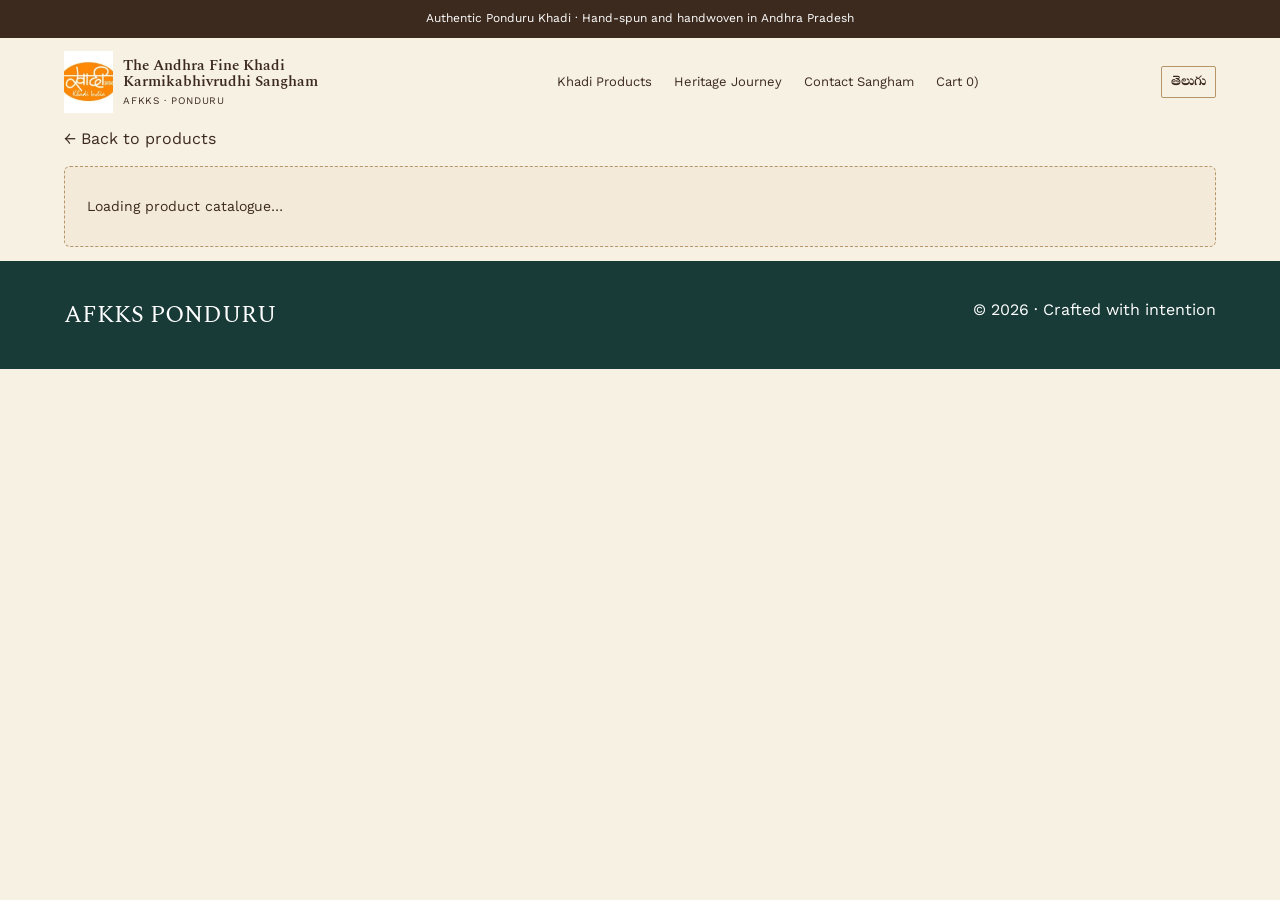
<file: product.html>
<!doctype html>
<html lang="en">

<head>
    <meta charset="utf-8">
    <meta name="viewport" content="width=device-width,initial-scale=1">
    <title>Product details | AFKKS</title>
    <link rel="preconnect" href="https://fonts.googleapis.com">
    <link rel="preconnect" href="https://fonts.gstatic.com" crossorigin>
    <link
        href="https://fonts.googleapis.com/css2?family=Noto+Serif+Telugu:wght@400;500;600;700&family=Spectral:wght@400;500;600;700&family=Work+Sans:wght@400;500;600&display=swap"
        rel="stylesheet">
    <link rel="stylesheet" href="styles.css">
</head>

<body>
    <div class="notice">Authentic Ponduru Khadi · Hand-spun and handwoven in Andhra Pradesh</div>
    <header class="site-header container"><a class="brand" href="index.html"><img
                src="assets/images/afkk-ponduru-logo.png" alt="AFKKS logo"><span>The Andhra Fine Khadi Karmikabhivrudhi
                Sangham<small>AFKKS · PONDURU</small></span></a>
        <nav><a href="shop.html">Khadi Products</a><a href="journey.html">Heritage Journey</a><a
                href="contact.html">Contact Sangham</a><a href="cart.html">Cart (<span data-cart-count>0</span>)</a>
        </nav><button class="language" data-language-toggle type="button" data-lang>తెలుగు</button>
    </header>
    <main class="container page"><a class="text-link" href="shop.html">← Back to products</a>
        <section id="product-detail" class="product-detail"></section>
    </main>
    <footer>
        <div class="container"><span>AFKKS PONDURU</span><span>© 2026 · Crafted with intention</span></div>
    </footer>
    <script src="app.js"></script>
</body>

</html>
</file>
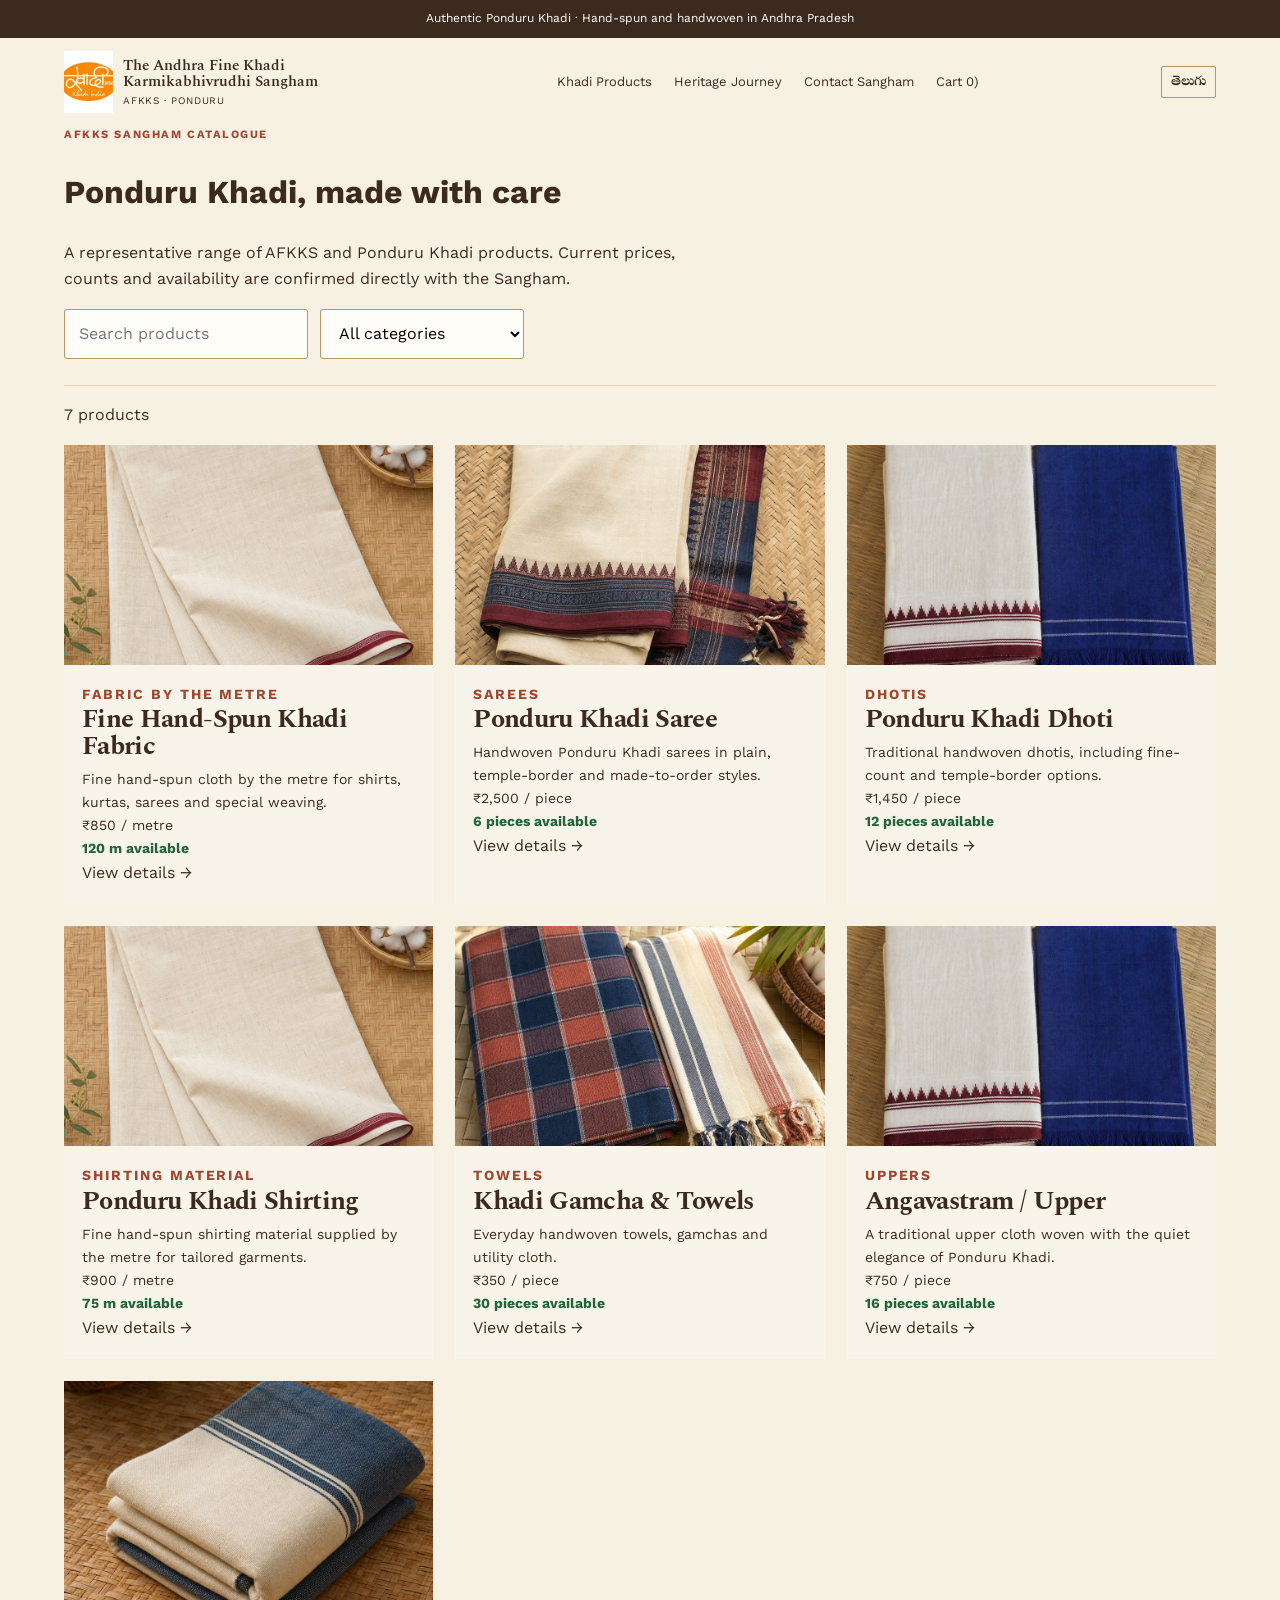
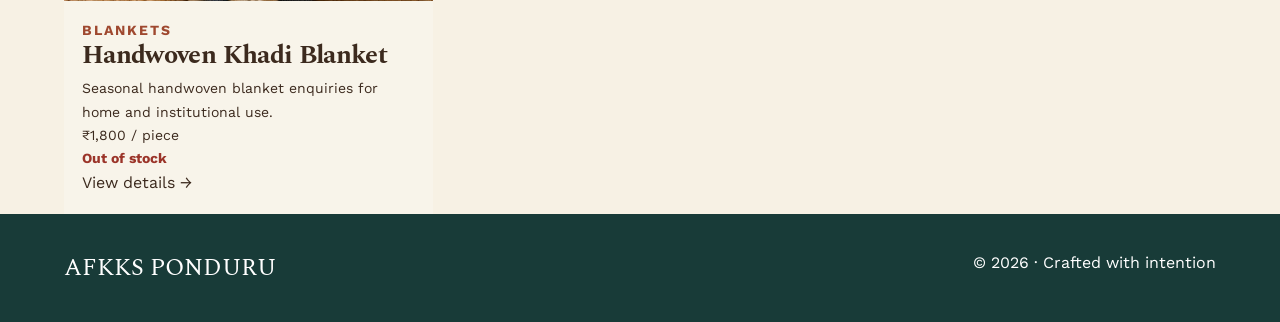
<file: shop.html>
<!doctype html>
<html lang="en">

<head>
    <meta charset="utf-8">
    <meta name="viewport" content="width=device-width,initial-scale=1">
    <title>Khadi Products | AFKKS</title>
    <link rel="preconnect" href="https://fonts.googleapis.com">
    <link rel="preconnect" href="https://fonts.gstatic.com" crossorigin>
    <link
        href="https://fonts.googleapis.com/css2?family=Noto+Serif+Telugu:wght@400;500;600;700&family=Spectral:wght@400;500;600;700&family=Work+Sans:wght@400;500;600&display=swap"
        rel="stylesheet">
    <link rel="stylesheet" href="styles.css">
</head>

<body>
    <div class="notice">Authentic Ponduru Khadi · Hand-spun and handwoven in Andhra Pradesh</div>
    <header class="site-header container"><a class="brand" href="index.html"><img
                src="assets/images/afkk-ponduru-logo.png" alt="AFKKS logo"><span>The Andhra Fine Khadi Karmikabhivrudhi
                Sangham<small>AFKKS · PONDURU</small></span></a>
        <nav><a href="shop.html">Khadi Products</a><a href="journey.html">Heritage Journey</a><a
                href="contact.html">Contact Sangham</a><a href="cart.html">Cart (<span data-cart-count>0</span>)</a>
        </nav><button class="language" data-language-toggle type="button" data-lang>తెలుగు</button>
    </header>
    <main class="container page">
        <p class="eyebrow">AFKKS product range</p>
        <h1>Ponduru Khadi products</h1>
        <p class="intro">Choose a product to see fabric details, select an option and add it to your enquiry cart.
            Prices remain on enquiry until AFKKS confirms them.</p>
        <div id="all-products" class="product-grid"></div>
    </main>
    <footer>
        <div class="container"><span>AFKKS PONDURU</span><span>© 2026 · Crafted with intention</span></div>
    </footer>
    <script src="app.js"></script>
</body>

</html>
</file>
<file: styles.css>
:root {
    --soil: #3c2a1e;
    --terracotta: #9f482f;
    --maroon: #6d2530;
    --leaf: #4b5d35;
    --cotton: #f7f1e4;
    --paper: #eee2cb;
    --sand: #cfb88f;
    --rule: #b69568
}

* {
    box-sizing: border-box
}

html {
    scroll-behavior: smooth
}

body {
    margin: 0;
    background: var(--cotton);
    color: var(--soil);
    font: 16px/1.65 "Work Sans", "Noto Serif Telugu", sans-serif;
    background-image: radial-gradient(rgba(87, 58, 35, .065) .7px, transparent .7px);
    background-size: 8px 8px
}

a {
    color: inherit;
    text-decoration: none
}

.container {
    max-width: 1200px;
    margin: auto;
    padding: 0 24px
}

.notice {
    text-align: center;
    background: var(--soil);
    color: #fff;
    font-size: 12px;
    padding: 9px
}

.site-header {
    min-height: 88px;
    display: flex;
    align-items: center;
    justify-content: space-between;
    gap: 24px
}

.brand {
    display: flex;
    align-items: center;
    gap: 10px;
    font: 600 15px/1.08 Spectral, "Noto Serif Telugu", serif;
    max-width: 310px
}

.brand img {
    width: 70px;
    height: 62px;
    object-fit: contain
}

.brand small {
    display: block;
    margin-top: 5px;
    font: 10px "Work Sans", sans-serif;
    letter-spacing: .09em
}

.site-header nav {
    display: flex;
    gap: 22px;
    font-size: 13px
}

.language,
.button {
    border: 0;
    border-radius: 2px;
    font-weight: 600;
    cursor: pointer
}

.language {
    padding: 6px 9px;
    background: transparent;
    border: 1px solid var(--rule);
    color: var(--soil);
    font-family: "Noto Serif Telugu", serif
}

.hero {
    min-height: 560px;
    display: grid;
    grid-template-columns: 1fr 1fr;
    gap: 48px;
    align-items: center;
    padding-top: 24px;
    padding-bottom: 64px
}

.eyebrow {
    text-transform: uppercase;
    letter-spacing: .14em;
    font-size: .7rem;
    font-weight: 700;
    color: var(--terracotta);
    margin: 0 0 9px
}

.hero h1,
h2,
h3 {
    font-family: Spectral, "Noto Serif Telugu", serif;
    letter-spacing: -.025em;
    line-height: 1.04
}

.hero h1 {
    font-size: clamp(3.4rem, 7vw, 6rem);
    margin: 14px 0 24px
}

.hero p {
    max-width: 580px
}

.hero img {
    width: 100%;
    height: 480px;
    object-fit: cover;
    border: 8px solid #e7d6b9;
    box-shadow: 8px 8px 0 var(--terracotta)
}

.address {
    font-size: 13px
}

.button {
    display: inline-block;
    background: var(--maroon);
    color: #fff;
    padding: 12px 19px;
    box-shadow: 3px 3px 0 var(--sand)
}

.products-section,
.leadership {
    background: #e8dfca;
    padding: 64px 0
}

.products-section h2,
.journey h2,
.leadership h2,
.contact h2 {
    font-size: clamp(2.2rem, 5vw, 3.1rem);
    margin: 7px 0 28px
}

.product-grid,
.leader-grid {
    display: grid;
    grid-template-columns: repeat(3, 1fr);
    gap: 22px
}

.product-card {
    background: #f8f4ea
}

.product-card img {
    display: block;
    width: 100%;
    height: 220px;
    object-fit: cover
}

.product-card div {
    padding: 18px
}

.product-card h3 {
    font-size: 26px;
    margin: 0 0 8px
}

.product-card p {
    font-size: 14px;
    margin: 0
}

.enquiry {
    margin: 30px 0 0;
    font-size: 14px;
    font-weight: 600
}

.journey {
    padding-top: 72px;
    padding-bottom: 72px
}

.intro {
    max-width: 650px
}

.stage-grid {
    display: grid;
    grid-template-columns: repeat(2, 1fr);
    gap: 20px;
    margin-top: 30px
}

.stage {
    display: grid;
    grid-template-columns: 130px 1fr;
    gap: 18px;
    padding: 14px;
    background: #f3ead9
}

.stage img {
    width: 130px;
    height: 130px;
    object-fit: cover
}

.stage h3 {
    font-size: 25px;
    margin: 4px 0 8px
}

.stage p {
    margin: 0;
    font-size: 14px
}

.leadership {
    background: #eee5d3
}

.leader {
    background: #f8f4ea;
    padding: 22px;
    border-top: 4px solid var(--terracotta)
}

.leader h3 {
    font-size: 27px;
    margin: 0
}

.contact {
    display: grid;
    grid-template-columns: 1fr 1fr;
    gap: 60px;
    padding-top: 70px;
    padding-bottom: 70px
}

.contact h2 {
    margin-top: 7px
}

.contact form {
    display: grid;
    gap: 14px
}

.contact label {
    display: grid;
    gap: 5px;
    font-size: 14px;
    font-weight: 600
}

.contact input,
.contact textarea {
    width: 100%;
    border: 1px solid var(--rule);
    background: #fffdf8;
    padding: 12px;
    font: inherit
}

.form-note {
    margin: 0;
    color: var(--leaf);
    font-size: 14px
}

footer {
    background: #183b38;
    color: #fff;
    padding: 36px 0
}

footer div {
    display: flex;
    justify-content: space-between;
    gap: 20px
}

footer span:first-child {
    font: 24px Spectral, serif
}

@media(max-width:760px) {
    .container {
        padding-left: 16px;
        padding-right: 16px
    }

    .site-header {
        flex-wrap: wrap;
        padding-top: 14px;
        padding-bottom: 14px
    }

    .site-header nav {
        order: 3;
        width: 100%;
        justify-content: space-between;
        gap: 8px
    }

    .hero,
    .contact {
        grid-template-columns: 1fr;
        gap: 28px
    }

    .hero img {
        height: 340px
    }

    .product-grid,
    .leader-grid,
    .stage-grid {
        grid-template-columns: 1fr
    }

    .stage {
        grid-template-columns: 110px 1fr
    }

    .stage img {
        width: 110px;
        height: 110px
    }

    .products-section,
    .leadership {
        padding: 46px 0
    }

    footer div {
        flex-direction: column
    }
}

html[lang="te"] body,
html[lang="te"] input,
html[lang="te"] textarea,
html[lang="te"] select,
html[lang="te"] button {
    font-family: "Noto Serif Telugu", "Work Sans", sans-serif;
}

html[lang="te"] .eyebrow {
    letter-spacing: .04em;
    text-transform: none;
}

.whatsapp-button {
    display: inline-flex;
    align-items: center;
    gap: 9px;
    margin-top: 18px;
    background: #1f9d55;
    color: #fff;
    padding: 11px 16px;
    border-radius: 4px;
    font-weight: 700;
    box-shadow: 3px 3px 0 #b6d7c1;
}

.whatsapp-button:hover {
    background: #187b43;
}

.whatsapp-button svg {
    width: 22px;
    height: 22px;
    fill: currentColor;
    flex: 0 0 auto;
}

.catalogue-controls {
    display: flex;
    flex-wrap: wrap;
    gap: 12px;
    padding: 0 0 26px;
    border-bottom: 1px solid #ded2b9;
}

.catalogue-controls input,
.catalogue-controls select {
    padding: 11px 14px;
    border: 1px solid var(--rule);
    border-radius: 3px;
    background: #fffdf8;
    font: inherit;
}

@media(max-width:760px) {
    .whatsapp-button {
        width: 100%;
        justify-content: center;
    }
}

/* Product quantity controls */
.product-specs {
    display: grid;
    grid-template-columns: repeat(2, minmax(0, 1fr));
    gap: 12px;
    margin-top: 22px;
    padding-top: 18px;
    border-top: 1px solid #ded2b9;
    font-size: 14px;
}

.stock-status {
    margin: 14px 0 0;
    color: #23643d;
    font-weight: 700;
    font-size: 14px;
}

.catalogue-message {
    grid-column: 1 / -1;
    padding: 28px 22px;
    background: #f3ead9;
    border: 1px dashed var(--rule);
    border-radius: 6px;
    color: var(--soil);
    font-size: 14px;
    line-height: 1.6;
}

.stock-status.is-out {
    color: #9b3429;
}

.quantity-picker {
    margin-top: 22px;
    padding: 16px 18px;
    background: #f3ead9;
    border-radius: 6px;
}

.quantity-label {
    display: block;
    margin-bottom: 10px;
    color: var(--soil);
    font-size: 14px;
    font-weight: 700;
}

.quantity-stepper {
    display: inline-grid;
    grid-template-columns: 44px 110px 44px;
    min-height: 46px;
    overflow: hidden;
    border: 1px solid var(--rule);
    border-radius: 4px;
    background: #fffdf8;
}

.quantity-adjust {
    display: grid;
    place-items: center;
    border: 0;
    background: #eee2cb;
    color: var(--soil);
    font-size: 20px;
    font-weight: 700;
    cursor: pointer;
    transition: background .15s ease;
}

.quantity-adjust:hover,
.quantity-adjust:focus-visible {
    background: var(--sand);
}

.quantity-adjust svg {
    width: 18px;
    height: 18px;
    fill: none;
    stroke: currentColor;
    stroke-width: 2;
    stroke-linecap: round;
}

.quantity-input {
    width: 100%;
    min-width: 0;
    border: 0;
    border-right: 1px solid var(--rule);
    border-left: 1px solid var(--rule);
    border-radius: 0;
    background: #fffdf8;
    color: var(--soil);
    text-align: center;
    font: 700 16px/1 "Work Sans", sans-serif;
}

.quantity-input:focus {
    outline: 2px solid var(--terracotta);
    outline-offset: -2px;
}

/* Chrome/Safari/Edge: hide native number spinners since we have custom +/- */
.quantity-input::-webkit-outer-spin-button,
.quantity-input::-webkit-inner-spin-button {
    -webkit-appearance: none;
    margin: 0;
}

.quantity-input[type=number] {
    -moz-appearance: textfield;
}

.quantity-presets-label {
    margin: 14px 0 8px;
    font-size: 12px;
    font-weight: 700;
    letter-spacing: .04em;
    text-transform: uppercase;
    color: var(--terracotta);
}

.quantity-presets {
    display: flex;
    flex-wrap: wrap;
    gap: 8px;
}

.quantity-presets button {
    min-width: 52px;
    padding: 8px 12px;
    border: 1px solid var(--rule);
    border-radius: 999px;
    background: #fffdf8;
    color: var(--soil);
    cursor: pointer;
    font: inherit;
    font-size: 13px;
    font-weight: 700;
    transition: background .15s ease, border-color .15s ease, transform .1s ease;
}

.quantity-presets button:hover,
.quantity-presets button:focus-visible {
    border-color: var(--terracotta);
    background: #eee2cb;
}

.quantity-presets button:active {
    transform: scale(.95);
    background: var(--sand);
}

.cart-total {
    margin: 22px 0;
    font-size: 18px;
    font-weight: 700;
}

@media(max-width:760px) {
    .product-specs {
        grid-template-columns: 1fr;
    }

    .quantity-stepper {
        grid-template-columns: 42px minmax(78px, 1fr) 42px;
        width: 100%;
        max-width: 240px;
    }
}
</file>
